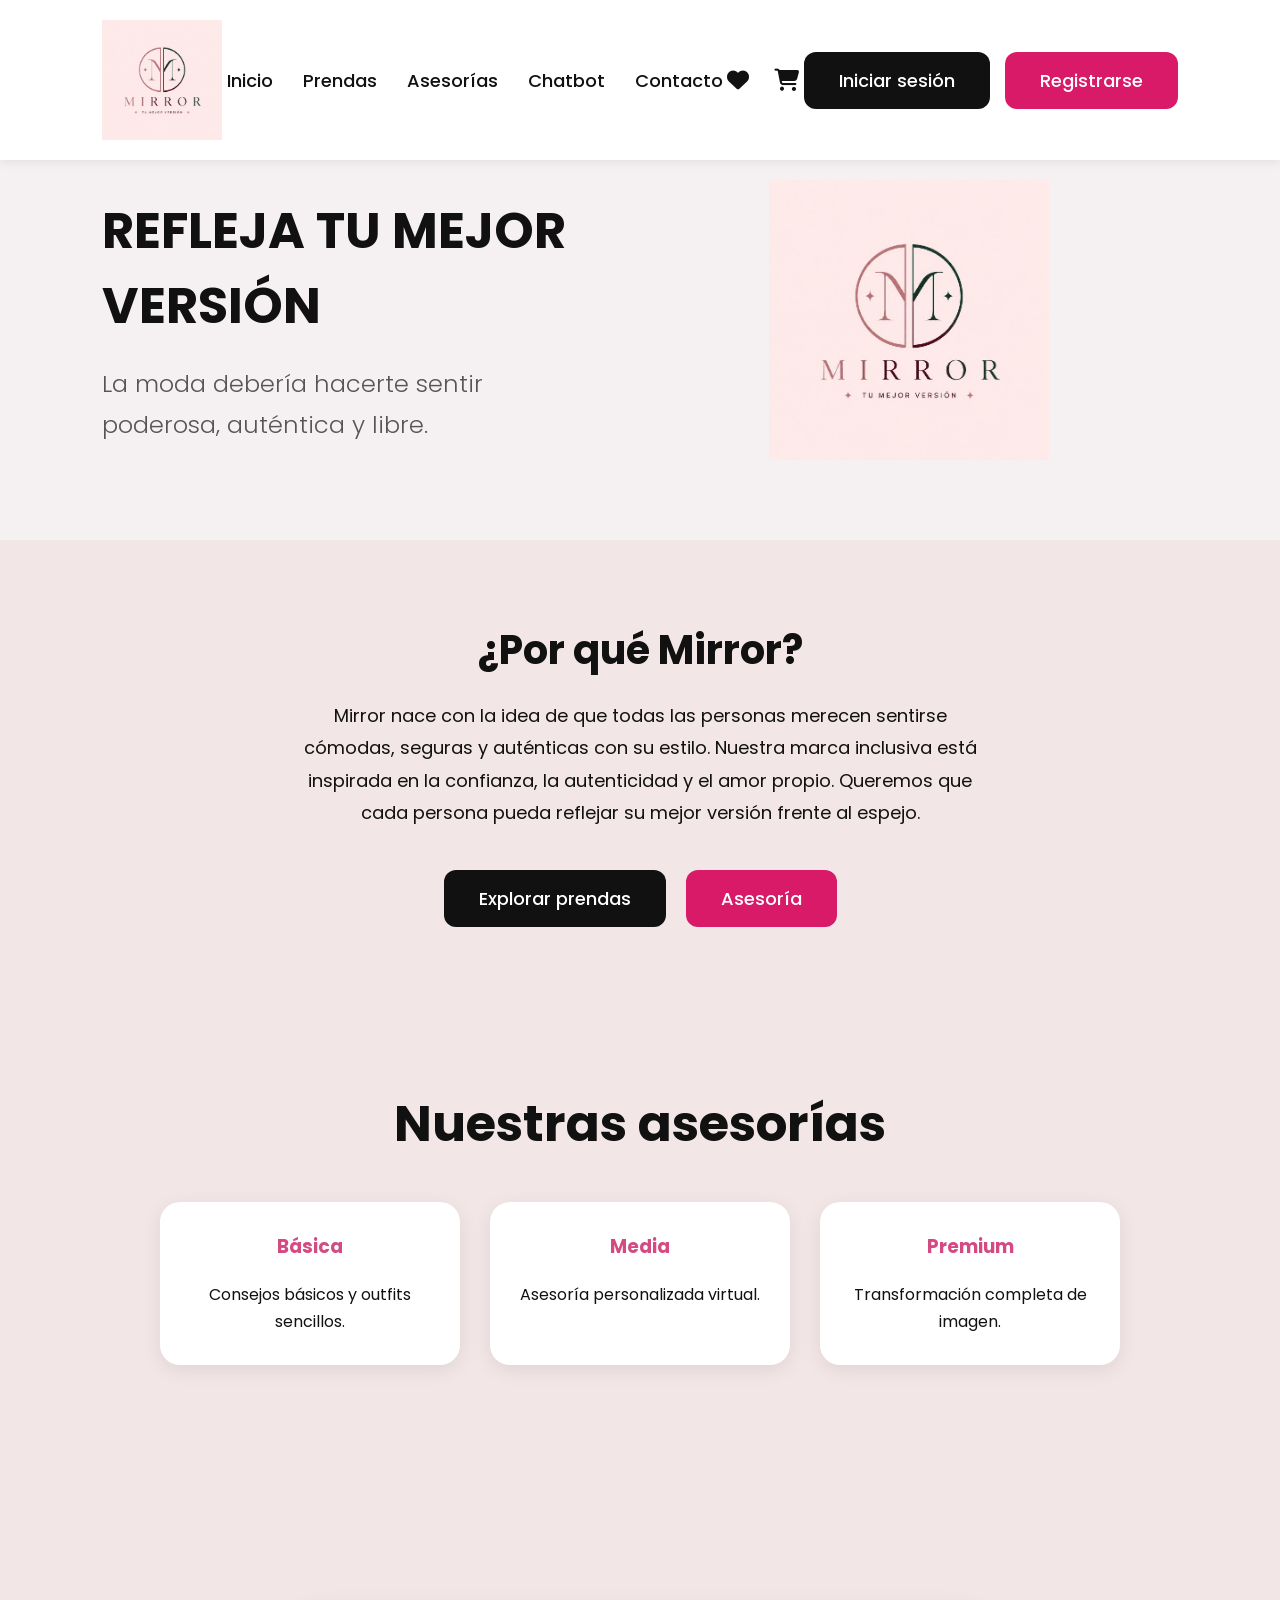
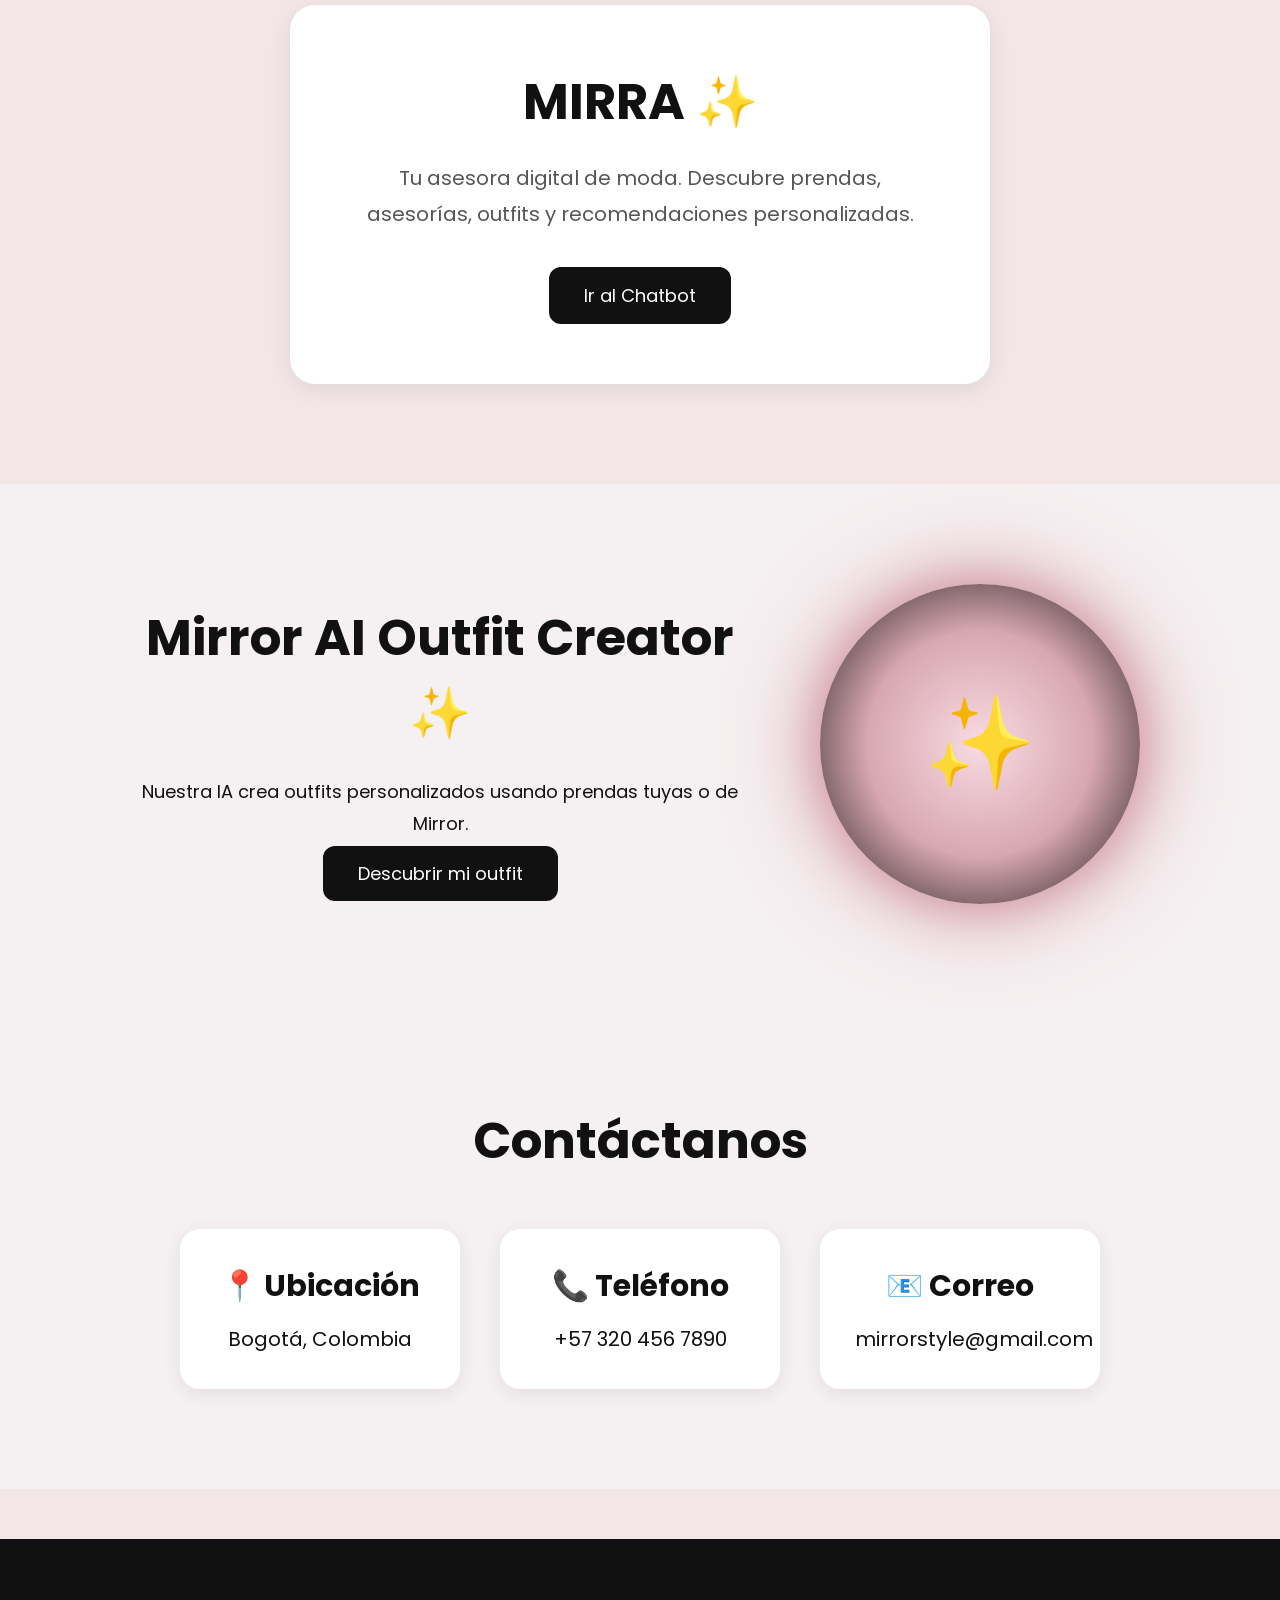
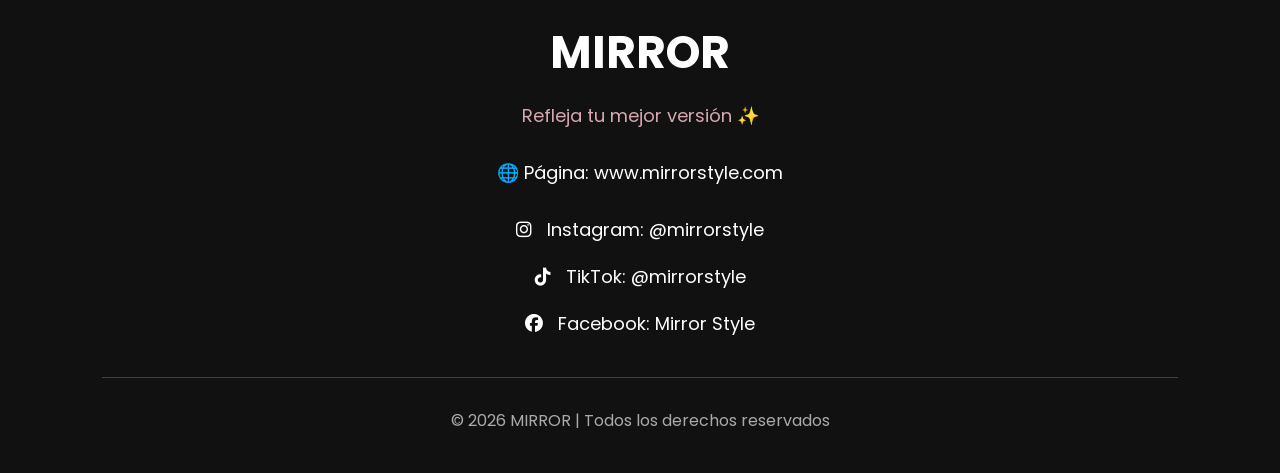
<file: index.html>
<!DOCTYPE html>
<html lang="es">

<head>

    <meta charset="UTF-8">
    <meta name="viewport" content="width=device-width, initial-scale=1.0">

    <title>Mirror</title>

    <!-- CSS -->
    <link rel="stylesheet" href="css/style.css">

    <!-- FUENTE -->
    <link href="https://fonts.googleapis.com/css2?family=Poppins:wght@300;400;500;600;700&display=swap" rel="stylesheet">

    <!-- ICONOS -->
    <link rel="stylesheet" href="https://cdnjs.cloudflare.com/ajax/libs/font-awesome/6.5.1/css/all.min.css">

</head>

<body>
    

    <!-- HEADER -->

    <header class="header">

        <div class="logo">

            <img src="img/logo.pnj.jpeg" alt="Mirror Logo">

        </div>

        <nav class="navbar">

            <a href="index.html">Inicio</a>
            <a href="catalogo.html">Prendas</a>
            <a href="#">Asesorías</a>
            <a href="chatbot.html" class="chat-btn">
    Chatbot
</a>
           <a href="#contacto">Contacto</a>

        </nav>

        <div class="header-icons">

            <i class="fa-solid fa-heart"></i>
            <i class="fa-solid fa-cart-shopping"></i>

        </div>

        <div class="buttons">

            <a href="login.html" class="btn-login">
                Iniciar sesión
            </a>

            <a href="register.html" class="btn-register">
                Registrarse
            </a>

        </div>

    </header>

    <!-- HERO -->

    <section class="hero">

        <div class="hero-text">

            <h1>
                REFLEJA TU MEJOR VERSIÓN
            </h1>
            <p>
    La moda debería hacerte sentir poderosa,
    auténtica y libre.
</p>

        </div>

        <div class="hero-logo">

            <img src="img/logo.pnj.jpeg" alt="Mirror Logo">

        </div>

    </section>

    <!-- ABOUT -->

<section class="about">

    <h2>¿Por qué Mirror?</h2>

    <p>
        Mirror nace con la idea de que todas las personas
        merecen sentirse cómodas, seguras y auténticas
        con su estilo.

        Nuestra marca inclusiva está inspirada en la confianza,
        la autenticidad y el amor propio.

        Queremos que cada persona pueda reflejar
        su mejor versión frente al espejo.
    </p>

    <div class="about-buttons">

        <a href="catalogo.html" class="main-btn">
            Explorar prendas
        </a>

        <a href="#asesoria" class="secondary-btn">
    Asesoría
</a>

    </div>

</section>

    <!-- SERVICIOS -->

    <section id="asesoria">

        <h2>Nuestras asesorías</h2>

        <div class="cards">

            <div class="card">

                <h3>Básica</h3>

                <p>
                    Consejos básicos y outfits sencillos.
                </p>

            </div>

            <div class="card">

                <h3>Media</h3>

                <p>
                    Asesoría personalizada virtual.
                </p>

            </div>

            <div class="card">

                <h3>Premium</h3>

                <p>
                    Transformación completa de imagen.
                </p>

            </div>

        </div>

    </section>

    <!-- MIRRA PREVIEW -->

<section class="chat-preview">

    <div class="chat-preview-box">

        <h2>MIRRA ✨</h2>

        <p>
            Tu asesora digital de moda.
            Descubre prendas, asesorías,
            outfits y recomendaciones personalizadas.
        </p>

        <a href="chatbot.html" class="mirra-btn">
            Ir al Chatbot
        </a>

    </div>

</section>
    <!-- IA -->

    <section class="ai-outfit">

        <div class="ai-text">

            <h2>Mirror AI Outfit Creator ✨</h2>

            <p>
                Nuestra IA crea outfits personalizados
                usando prendas tuyas o de Mirror.
            </p>

            <a href="outfit-ai.html" class="magic-btn">
    Descubrir mi outfit
</a>

        </div>

        <div class="magic-container">

            <div class="magic-ball">
                ✨
            </div>

        </div>

    </section>

    <!-- CONTACTO -->

    <section class="contact" id="contacto">

        <div class="contact-title">

            <h2>Contáctanos</h2>

        </div>

        <div class="contact-container">

            <div class="contact-card">

                <h3>📍 Ubicación</h3>

                <p>Bogotá, Colombia</p>

            </div>

            <div class="contact-card">

                <h3>📞 Teléfono</h3>

                <p>+57 320 456 7890</p>

            </div>

            <div class="contact-card">

                <h3>📧 Correo</h3>

                <p>mirrorstyle@gmail.com</p>

            </div>

        </div>

    </section>

    <!-- FOOTER -->

    <footer class="footer">

        <div class="footer-container">

            <h2>MIRROR</h2>

            <p class="footer-description">
                Refleja tu mejor versión ✨
            </p>

            <div class="footer-info">

                <p>
                    🌐 Página:
                    www.mirrorstyle.com
                </p>

            </div>

            <div class="footer-socials">

                <a href="#">
                    <i class="fa-brands fa-instagram"></i>
                    Instagram: @mirrorstyle
                </a>

                <a href="#">
                    <i class="fa-brands fa-tiktok"></i>
                    TikTok: @mirrorstyle
                </a>

                <a href="#">
                    <i class="fa-brands fa-facebook"></i>
                    Facebook: Mirror Style
                </a>

            </div>

            <div class="footer-line"></div>

            <p class="copyright">
                © 2026 MIRROR | Todos los derechos reservados
            </p>

        </div>

        <!-- MODAL DE PAGO -->

<div id="payment-modal" class="payment-modal">

    <div class="payment-box">

        <h2>Método de pago</h2>

        <p>Selecciona una opción:</p>

        <select>
            <option>Tarjeta crédito</option>
            <option>Tarjeta débito</option>
            <option>Nequi</option>
            <option>Transferencia</option>
        </select>

        <input 
        type="text" 
        id="card-number"
        placeholder="Ingresa número de tarjeta">

        <button onclick="finalizarCompra()">
            Finalizar compra
        </button>

        <span onclick="cerrarModal()" class="close-btn">
            Cerrar
        </span>

        <p class="notice">
            Cualquier reclamo o devolución,
            acercarse a nuestros puntos físicos.
        </p>

    </div>

</div>
    </footer>

</body>
</html>
</file>
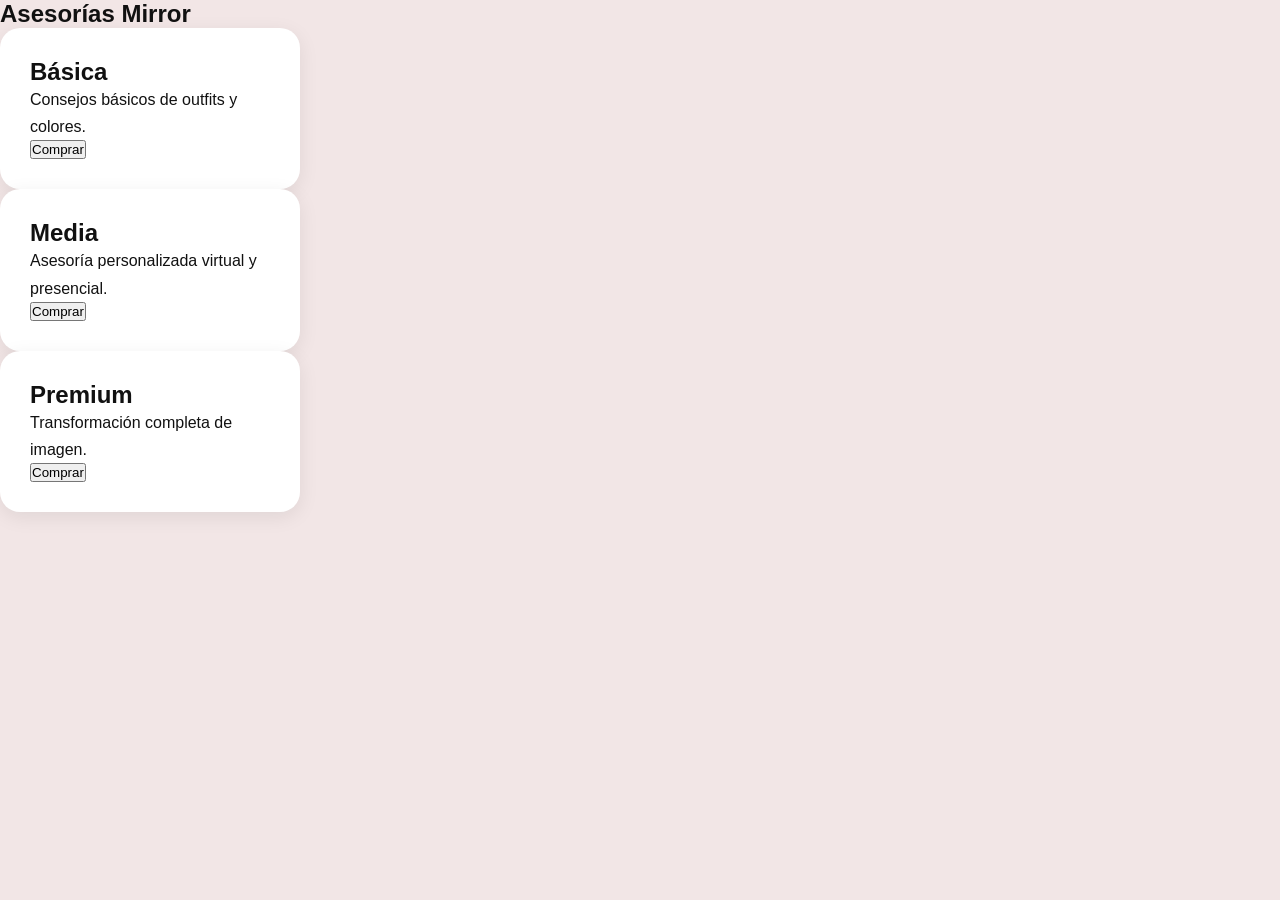
<file: asesoria.html>
<!DOCTYPE html>
<html lang="es">

<head>
    <meta charset="UTF-8">
    <title>Asesorías | Mirror</title>
    <link rel="stylesheet" href="css/style.css">
</head>

<body>

<section class="asesoria-page">

    <h1>Asesorías Mirror</h1>

    <div class="service-cards">

        <div class="card">
            <h2>Básica</h2>
            <p>Consejos básicos de outfits y colores.</p>
            <button>Comprar</button>
        </div>

        <div class="card">
            <h2>Media</h2>
            <p>Asesoría personalizada virtual y presencial.</p>
            <button>Comprar</button>
        </div>

        <div class="card">
            <h2>Premium</h2>
            <p>Transformación completa de imagen.</p>
            <button>Comprar</button>
        </div>

    </div>

</section>

</body>
</html>
</file>
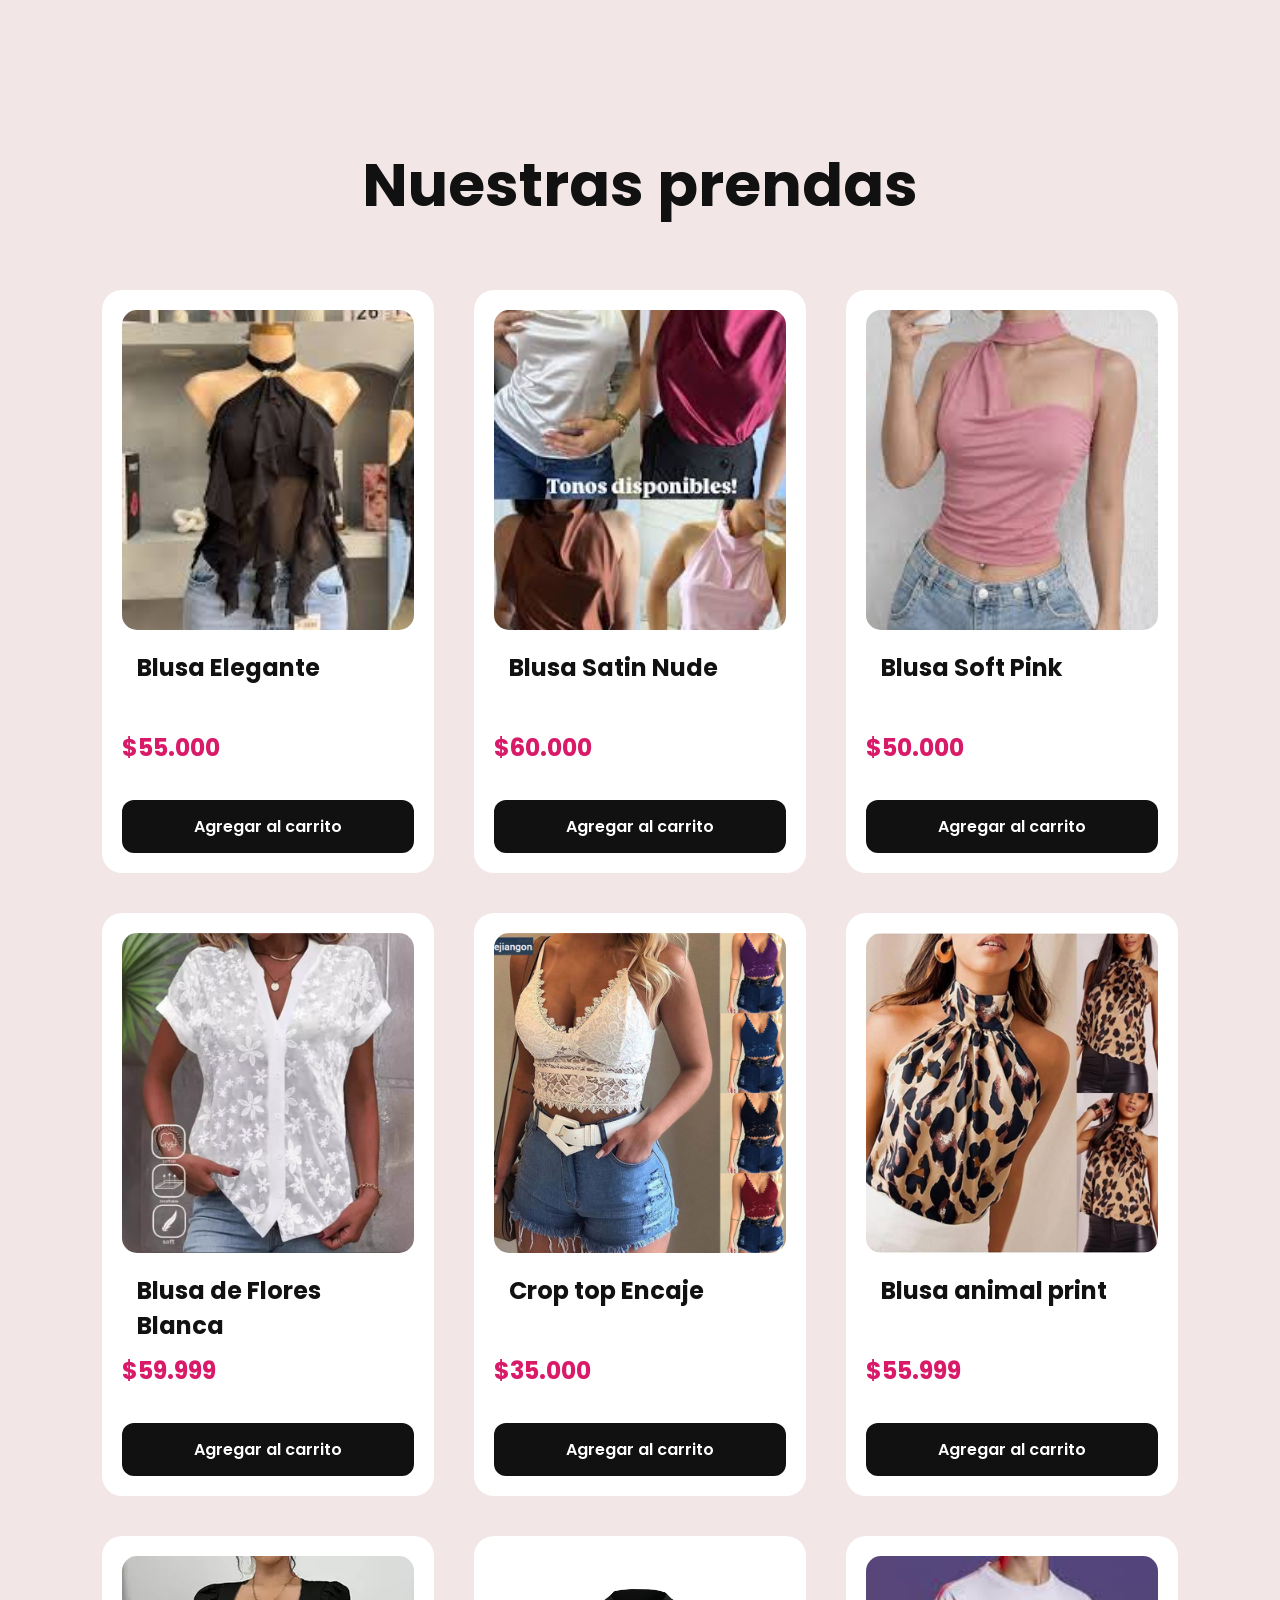
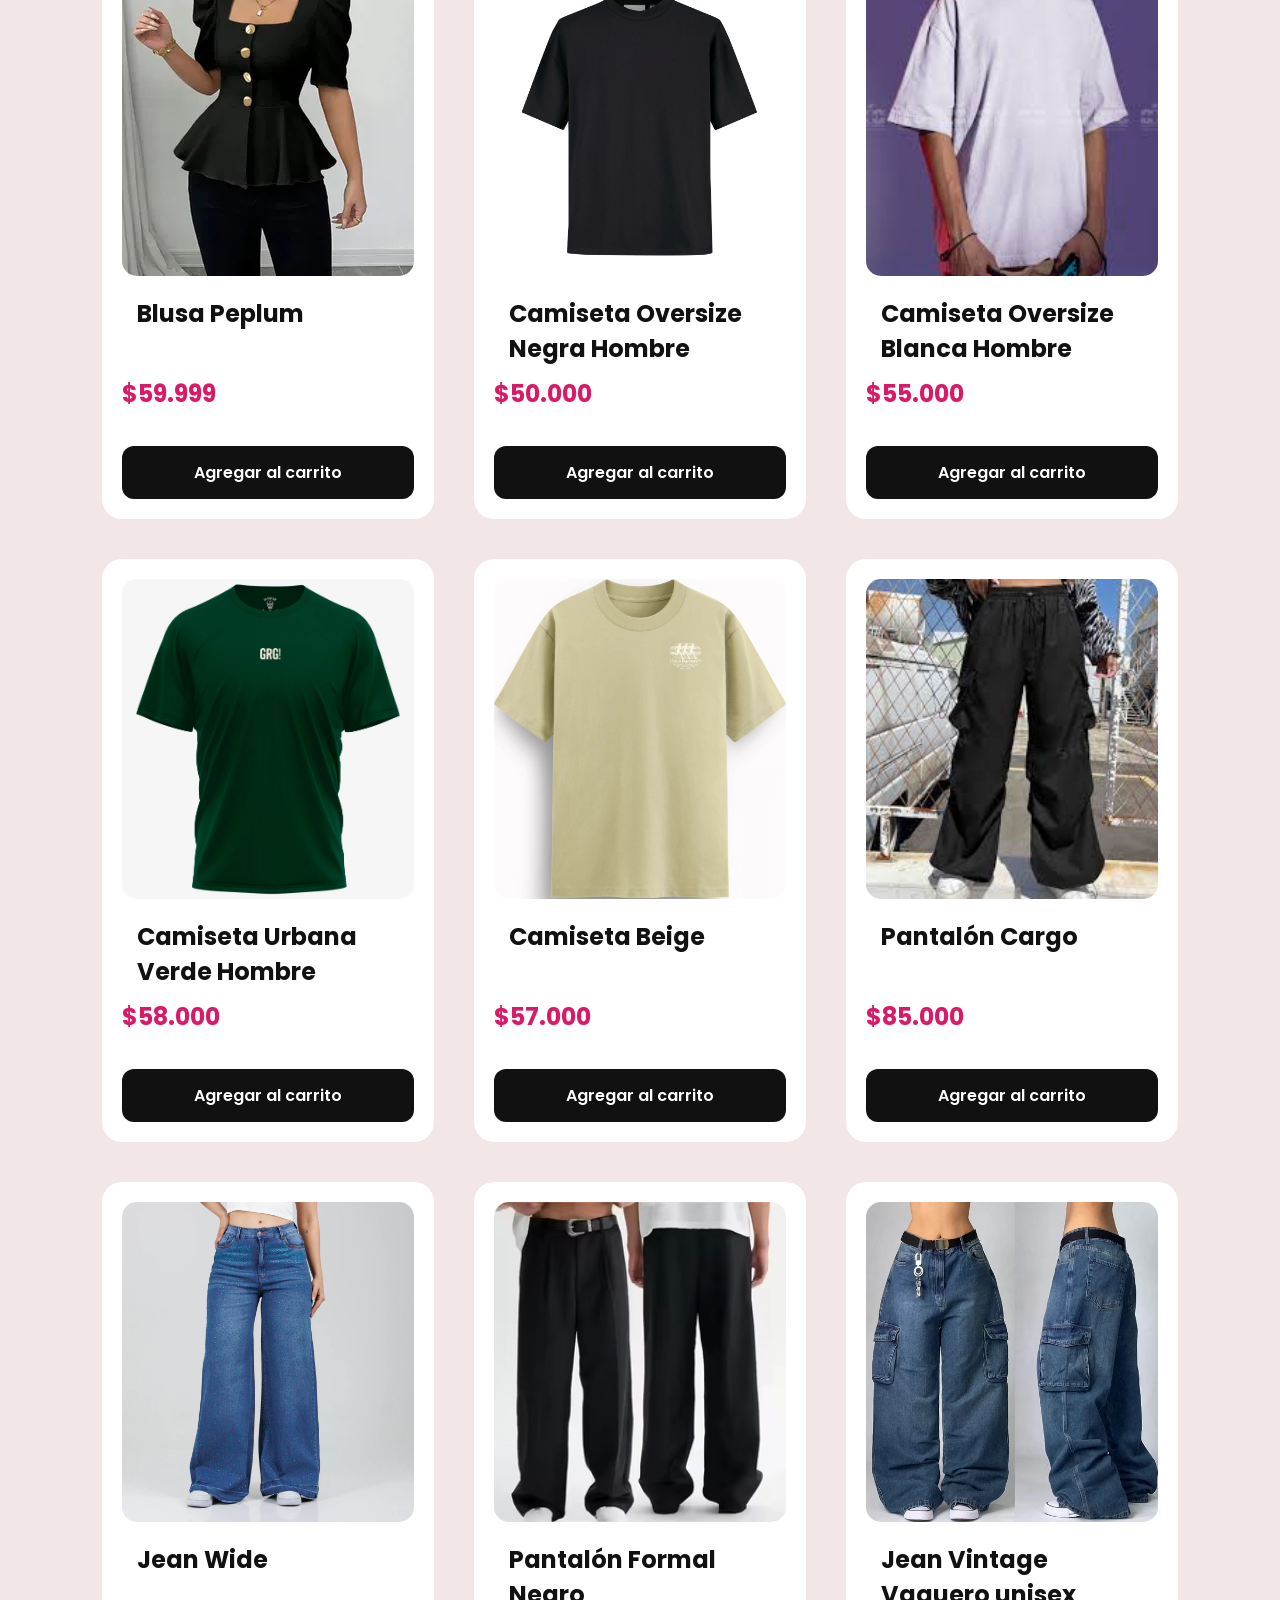
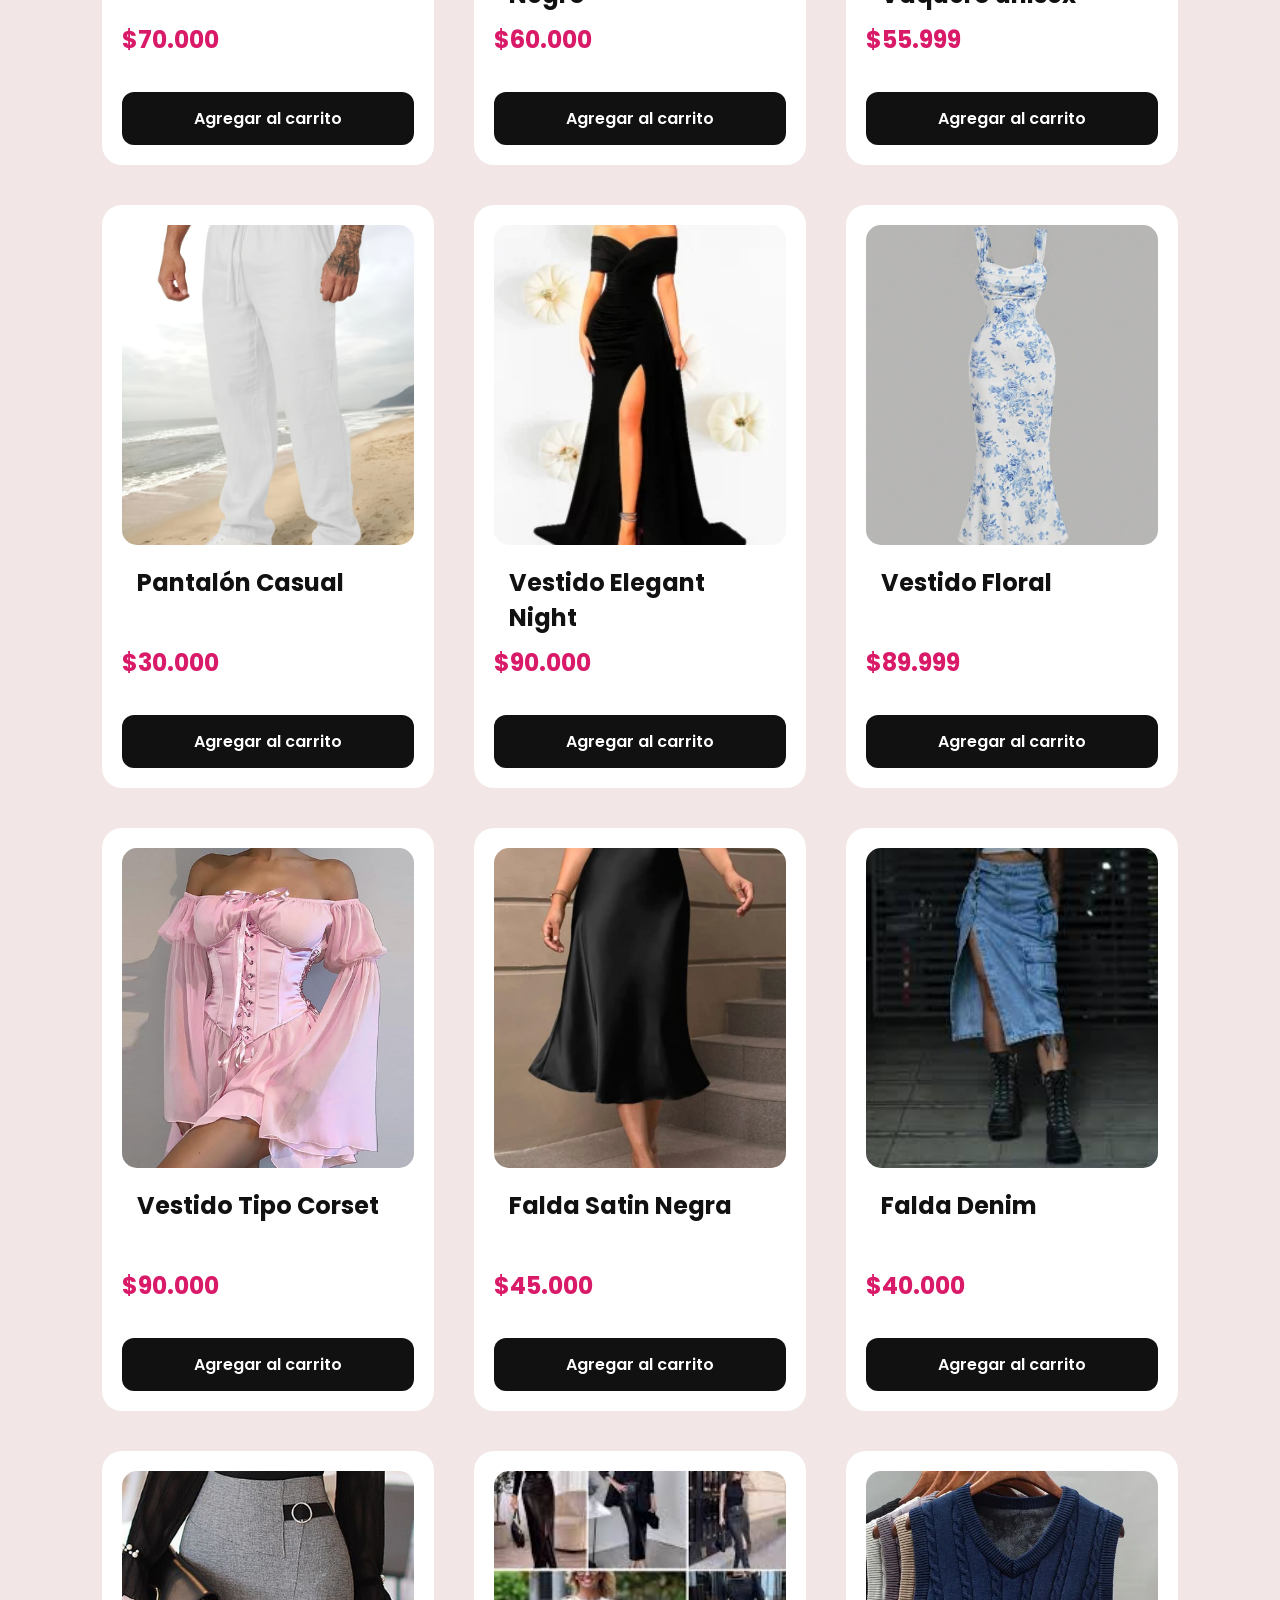
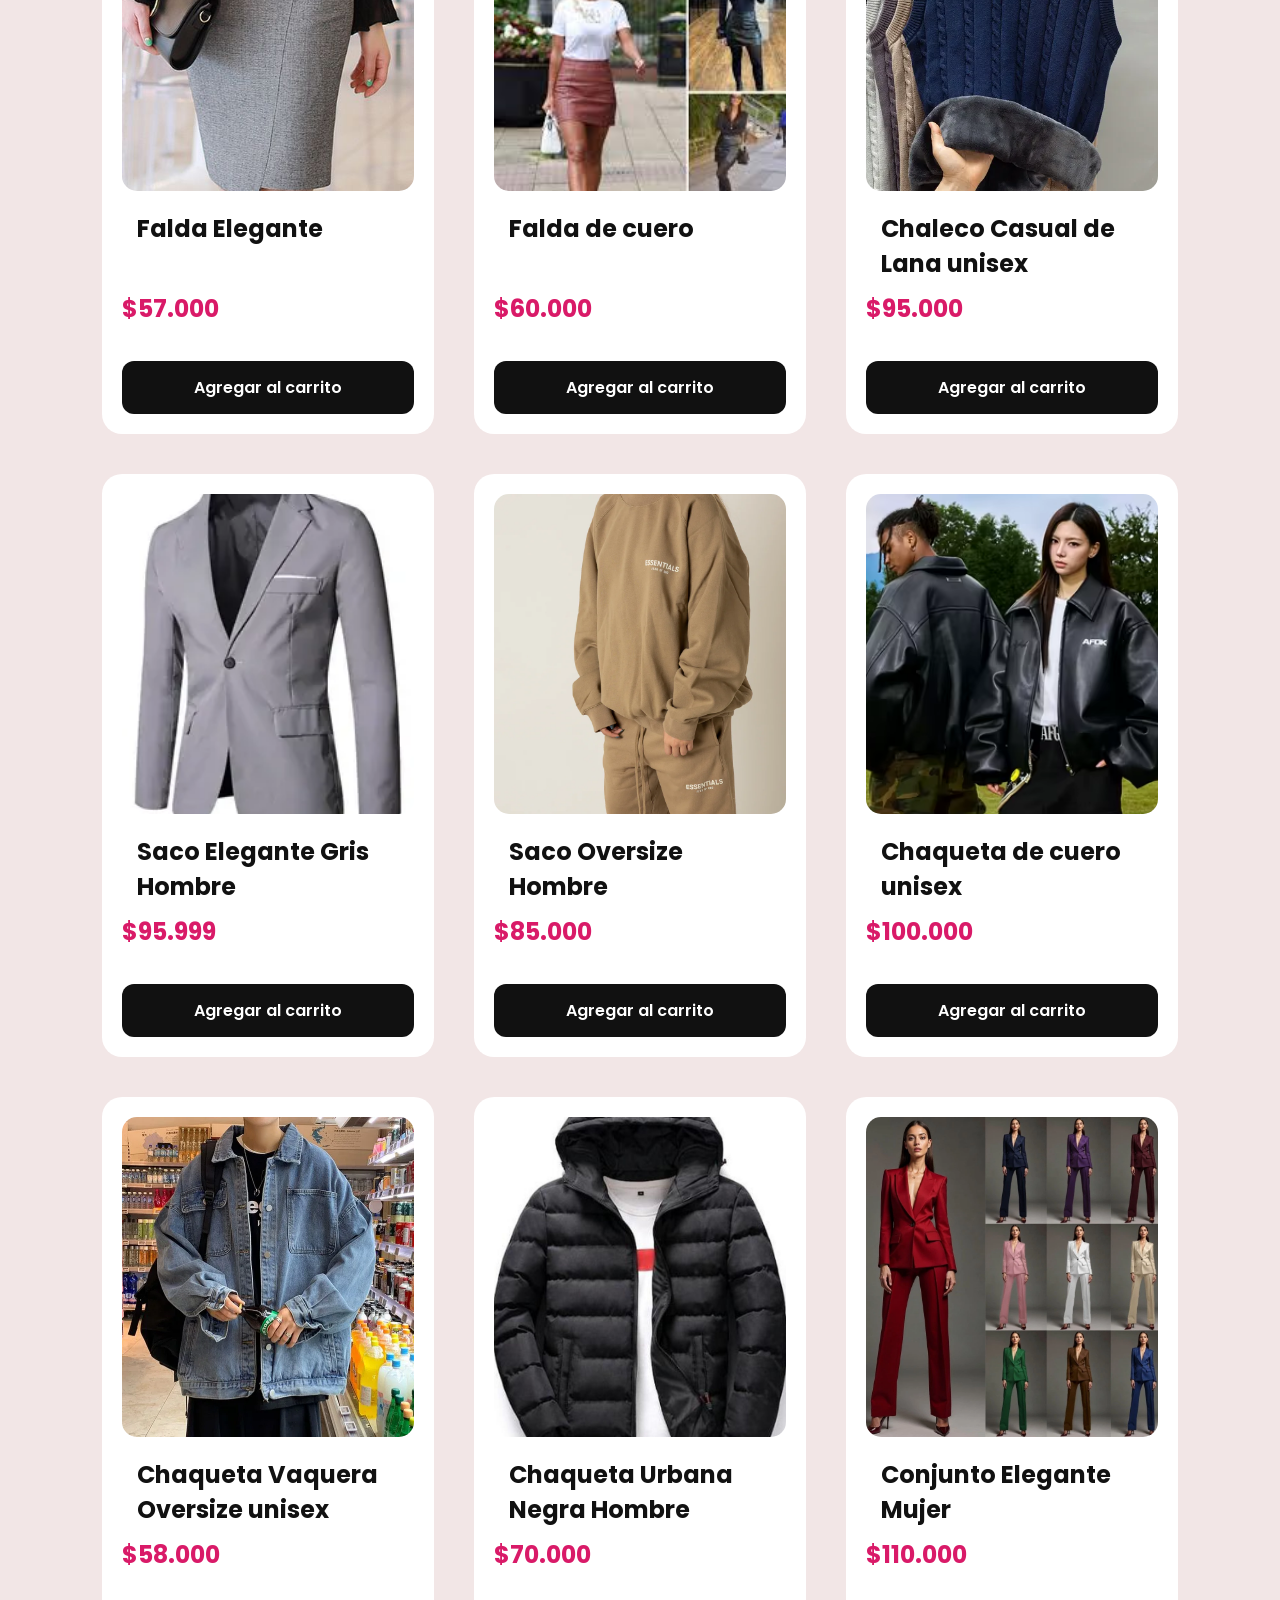
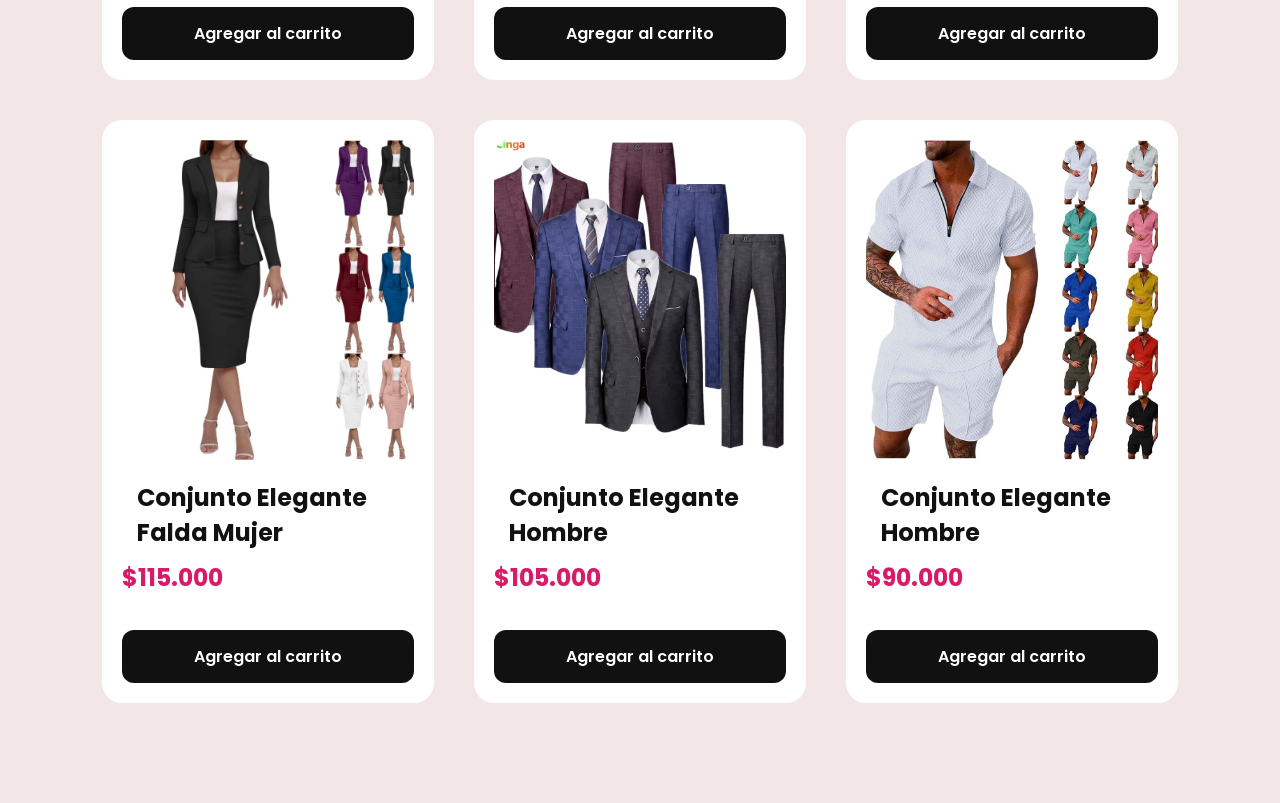
<file: catalogo.html>
<!DOCTYPE html>
<html lang="es">

<head>
    <meta charset="UTF-8">
    <meta name="viewport" content="width=device-width, initial-scale=1.0">
    <title>Catálogo Mirror</title>

    <link rel="stylesheet" href="css/style.css">

    <link href="https://fonts.googleapis.com/css2?family=Poppins:wght@300;400;500;600;700&display=swap" rel="stylesheet">
</head>

<body>

<section class="catalog-page">

    <h1>Nuestras prendas</h1>

    <div class="products">

        <!-- BLUSAS -->

        <div class="product-card">
            <img src="img/blusa-sin-mangas-negra.jpeg">
            <h3>Blusa Elegante</h3>
            <p>$55.000</p>
            <button onclick="comprar()">Agregar al carrito</button>
        </div>

        <div class="product-card">
            <img src="img/blusa-satin-nude.jpeg.jpeg">
            <h3>Blusa Satin Nude</h3>
            <p>$60.000</p>
            <button onclick="comprar()">Agregar al carrito</button>
        </div>

        <div class="product-card">
            <img src="img/blusa-soft-pink.jpeg">
            <h3>Blusa Soft Pink</h3>
            <p>$50.000</p>
            <button onclick="comprar()">Agregar al carrito</button>
        </div>

        <div class="product-card">
            <img src="img/blusa-floral-blanca.jpeg">
            <h3>Blusa de Flores Blanca</h3>
            <p>$59.999</p>
            <button onclick="comprar()">Agregar al carrito</button>
        </div>

        <div class="product-card">
            <img src="img/crop-top-encaje.jpeg">
            <h3>Crop top Encaje</h3>
            <p>$35.000</p>
            <button onclick="comprar()">Agregar al carrito</button>
        </div>

         <div class="product-card">
            <img src="img/blusa-animal-print.jpeg">
            <h3>Blusa animal print</h3>
            <p>$55.999</p>
            <button onclick="comprar()">Agregar al carrito</button>
        </div>

         <div class="product-card">
            <img src="img/blusa-peplum.webp">
            <h3>Blusa  Peplum</h3>
            <p>$59.999</p>
           <button onclick="comprar()">Agregar al carrito</button>
        </div>

        <!-- CAMISETAS -->

        <div class="product-card">
            <img src="img/camiseta-oversize-negra-hombre.jpeg">
            <h3>Camiseta Oversize Negra Hombre</h3>
            <p>$50.000</p>
            <button onclick="comprar()">Agregar al carrito</button>
        </div>

        <div class="product-card">
            <img src="img/camiseta-oversize-blanca-hombre.jpeg">
            <h3>Camiseta Oversize Blanca Hombre</h3>
            <p>$55.000</p>
            <button onclick="comprar()">Agregar al carrito</button>
        </div>

        <div class="product-card">
            <img src="img/camiseta-urbana-verde-hombre.jpeg">
            <h3>Camiseta Urbana Verde Hombre</h3>
            <p>$58.000</p>
            <button onclick="comprar()">Agregar al carrito</button>
        </div>


        <div class="product-card">
            <img src="img/camiseta-beige.jpeg">
            <h3>Camiseta Beige</h3>
            <p>$57.000</p>
            <button onclick="comprar()">Agregar al carrito</button>
        </div>

        <!-- PANTALONES -->

        <div class="product-card">
            <img src="img/pantalón-cargo.jpeg">
            <h3>Pantalón Cargo</h3>
            <p>$85.000</p>
           <button onclick="comprar()">Agregar al carrito</button>
        </div>

        <div class="product-card">
            <img src="img/jean-wide-leg.webp">
            <h3>Jean Wide</h3>
            <p>$70.000</p>
            <button onclick="comprar()">Agregar al carrito</button>
        </div>

        <div class="product-card">
            <img src="img/pantalón-formal-black.avif">
            <h3>Pantalón Formal Negro</h3>
            <p>$60.000</p>
            <button onclick="comprar()">Agregar al carrito</button>
        </div>

        <div class="product-card">
            <img src="img/jean-vintage-unisex.jpeg">
            <h3>Jean Vintage Vaquero unisex</h3>
            <p>$55.999</p>
           <button onclick="comprar()">Agregar al carrito</button>
        </div>

        <div class="product-card">
            <img src="img/pantalon-casual.jpeg">
            <h3>Pantalón Casual</h3>
            <p>$30.000</p>
           <button onclick="comprar()">Agregar al carrito</button>
        </div>

        <!-- VESTIDOS -->

        <div class="product-card">
            <img src="img/vestido-elegant-night.jpeg">
            <h3>Vestido Elegant Night</h3>
            <p>$90.000</p>
            <button onclick="comprar()">Agregar al carrito</button>
        </div>

        <div class="product-card">
            <img src="img/vestido-floral.jpeg">
            <h3>Vestido Floral</h3>
            <p>$89.999</p>
            <button onclick="comprar()">Agregar al carrito</button>
        </div>

        <div class="product-card">
            <img src="img/vestido-tipo-corset.jpeg">
            <h3>Vestido Tipo Corset</h3>
            <p>$90.000</p>
            <button onclick="comprar()">Agregar al carrito</button>
        </div>

        <!-- FALDAS -->

        <div class="product-card">
            <img src="img/falda-satin-negra.jpeg">
            <h3>Falda Satin Negra</h3>
            <p>$45.000</p>
            <button onclick="comprar()">Agregar al carrito</button>
        </div>

        <div class="product-card">
            <img src="img/falda-denim.jpg">
            <h3>Falda Denim</h3>
            <p>$40.000</p>
            <button onclick="comprar()">Agregar al carrito</button>
        </div>
        
           <div class="product-card">
            <img src="img/falda-elegante.jpeg">
            <h3>Falda Elegante</h3>
            <p>$57.000</p>
           <button onclick="comprar()">Agregar al carrito</button>
        </div>

           <div class="product-card">
            <img src="img/falda-de-cuero.jpeg">
            <h3>Falda de cuero</h3>
            <p>$60.000</p>
            <button onclick="comprar()">Agregar al carrito</button>
        </div>

        <!-- SACOS -->

        <div class="product-card">
            <img src="img/chaleco-casual-de-lana-unisex.jpeg">
            <h3>Chaleco Casual de Lana unisex</h3>
            <p>$95.000</p>
           <button onclick="comprar()">Agregar al carrito</button>
        </div>

        <div class="product-card">
            <img src="img/saco-elegante-gris-hombre.jpeg">
            <h3>Saco Elegante Gris Hombre</h3>
            <p>$95.999</p>
           <button onclick="comprar()">Agregar al carrito</button>
        </div>

        <div class="product-card">
            <img src="img/saco-oversize-hombre.jpeg">
            <h3>Saco Oversize Hombre</h3>
            <p>$85.000</p>
            <button onclick="comprar()">Agregar al carrito</button>
        </div>

        <!-- CHAQUETAS -->

        <div class="product-card">
            <img src="img/chaqueta-de-cuero-unisex.jpeg">
            <h3>Chaqueta de cuero unisex</h3>
            <p>$100.000</p>
            <button onclick="comprar()">Agregar al carrito</button>
        </div>

        <div class="product-card">
            <img src="img/chaqueta-vaquera-oversize-unisex.jpeg">
            <h3>Chaqueta Vaquera Oversize unisex </h3>
            <p>$58.000</p>
            <button onclick="comprar()">Agregar al carrito</button>
        </div>

        <div class="product-card">
            <img src="img/chaqueta-urbana-negra-hombre.jpeg">
            <h3>Chaqueta Urbana Negra Hombre</h3>
            <p>$70.000</p>
            <button onclick="comprar()">Agregar al carrito</button>
        </div>


 <!-- Conjuntos elegantes -->
 <div class="product-card">
            <img src="img/conjunto-elegante-mujer.jpeg">
            <h3>Conjunto Elegante Mujer </h3>
            <p>$110.000</p>
            <button onclick="comprar()">Agregar al carrito</button>
        </div>

    
 <div class="product-card">
            <img src="img/conjunto-elegante-mujer-falda.jpeg">
            <h3>Conjunto Elegante Falda Mujer</h3>
            <p>$115.000</p>
            <button onclick="comprar()">Agregar al carrito</button>
        </div>

 <div class="product-card">
            <img src="img/conjunto-elegante-hombre.jpeg">
            <h3>Conjunto Elegante  Hombre</h3>
            <p>$105.000</p>
           <button onclick="comprar()">Agregar al carrito</button>
        </div>

    
 <div class="product-card">
    <img src="img/conjunto-elegante-hombre-2.jpeg">
    <h3>Conjunto Elegante Hombre</h3>
    <p>$90.000</p>
    <button onclick="comprar()">Agregar al carrito</button>
</div>

<script>

function comprar(){

    document.getElementById("payment-modal").style.display = "flex";

}

function finalizarCompra(){

    let numero = document.getElementById("card-number").value;

    if(numero.trim() === ""){
        alert("Por favor ingresa un número 💳");
        return;
    }

    alert("✨ Pago exitoso ✨");

    document.getElementById("payment-modal").style.display = "none";

}

function cerrarModal(){

    document.getElementById("payment-modal").style.display = "none";

}

</script>
<!-- MODAL DE PAGO -->

<div id="payment-modal" class="payment-modal">

    <div class="payment-box">

        <h2>Método de pago</h2>

        <p>Selecciona una opción:</p>

        <select>
            <option>Tarjeta crédito</option>
            <option>Tarjeta débito</option>
            <option>Nequi</option>
            <option>Transferencia</option>
        </select>

        <input 
        type="text" 
        id="card-number"
        placeholder="Ingresa número de tarjeta">

        <button onclick="finalizarCompra()">
            Finalizar compra
        </button>

        <span onclick="cerrarModal()" class="close-btn">
            Cerrar
        </span>

        <p class="notice">
            Cualquier reclamo o devolución,
            acercarse a nuestros puntos físicos.
        </p>

    </div>

</div>

</body>
</html>
</file>
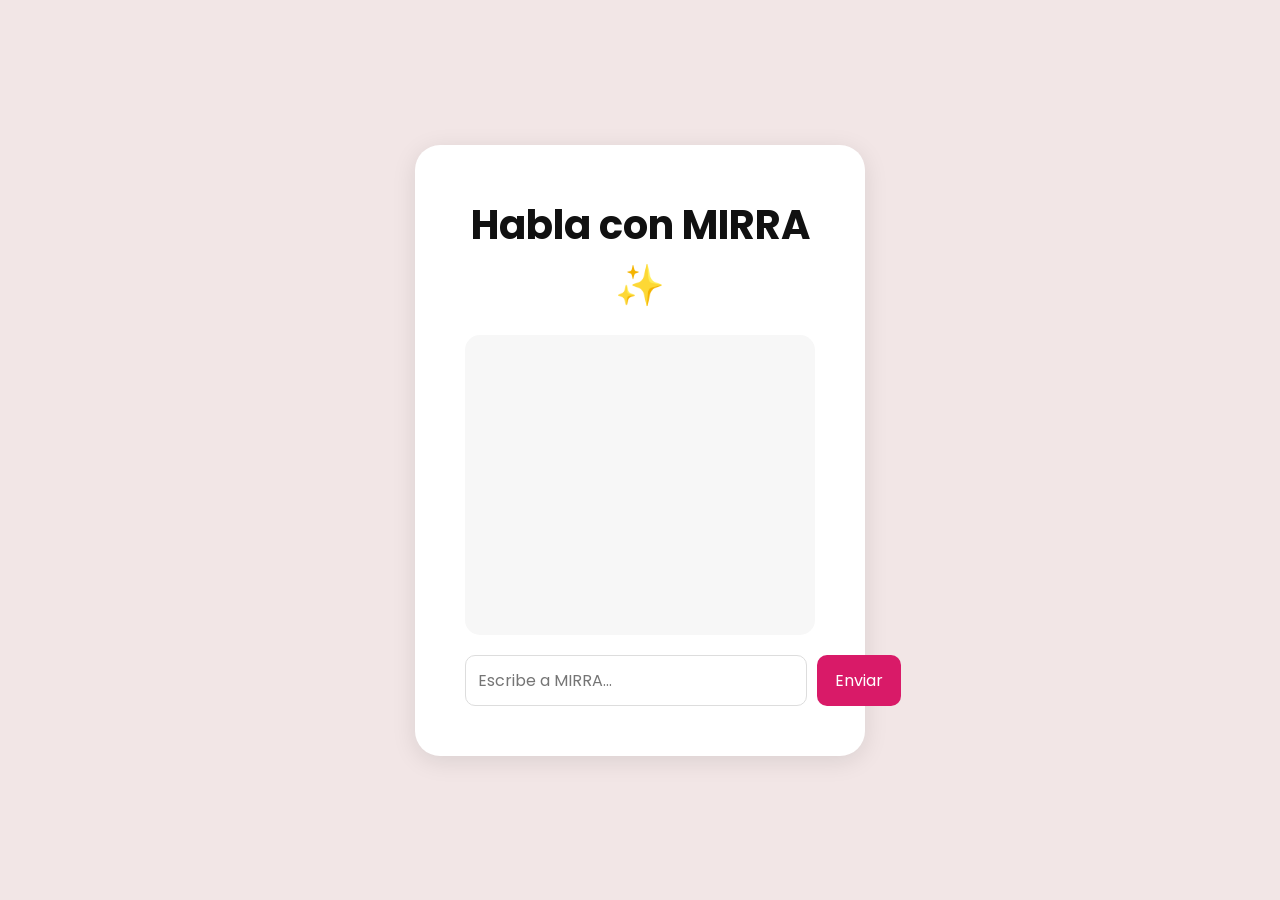
<file: chatbot.html>
<!DOCTYPE html>
<html lang="es">
<head>

    <meta charset="UTF-8">
    <meta name="viewport" content="width=device-width, initial-scale=1.0">

    <title>MIRRA Chatbot</title>

    <link rel="stylesheet" href="css/style.css">

    <link href="https://fonts.googleapis.com/css2?family=Poppins:wght@300;400;500;600;700&display=swap" rel="stylesheet">

</head>

<body>

<section class="login">

    <div class="login-box">

        <h2>Habla con MIRRA ✨</h2>

        <div id="chatBox" class="chat-box"></div>

        <div class="chat-input">

            <input type="text" id="userInput" placeholder="Escribe a MIRRA...">

            <button onclick="sendMessage()">
                Enviar
            </button>

        </div>

    </div>

</section>

<script>

function sendMessage(){

    let input = document.getElementById("userInput");
    let chatBox = document.getElementById("chatBox");

    let text = input.value.trim().toLowerCase();

    if(text === "") return;

    // MENSAJE USUARIO

    chatBox.innerHTML += `
        <div class="msg user">
            ${input.value}
        </div>
    `;

    let response = "";

    // SALUDO

    if(
        text.includes("hola") ||
        text.includes("holi") ||
        text.includes("buenas")
    ){
        response = "✨ ¡Hola! Soy MIRRA, tu asesora digital de moda. ¿Quieres ver prendas, asesorías o crear outfits?";
    }

    // PRENDAS

    else if(
        text.includes("prendas") ||
        text.includes("ropa") ||
        text.includes("catálogo") ||
        text.includes("catalogo")
    ){
        response = "👗 En Mirror puedes encontrar prendas modernas, outfits personalizados y recomendaciones de estilo. Puedes explorarlas desde la sección 'Prendas' en el menú principal.";
    }

    // ASESORÍAS

    else if(
        text.includes("asesoría") ||
        text.includes("asesorias") ||
        text.includes("asesorías")
    ){
        response = "💖 Tenemos 3 tipos de asesoría: Básica, Media y Premium. La sección está en la página principal.";
    }

    // UBICACIÓN ASESORÍA

    else if(
        text.includes("dónde está asesoría") ||
        text.includes("donde esta asesoria") ||
        text.includes("sección de asesoría")
    ){
        response = "✨ La sección de asesorías está en la página principal, debajo de '¿Por qué Mirror?'.";
    }

    // LOGIN

    else if(
        text.includes("iniciar sesión") ||
        text.includes("login") ||
        text.includes("registrarse")
    ){
        response = "🔐 Puedes iniciar sesión o registrarte desde los botones superiores de la página.";
    }

    // CONTACTO

    else if(
        text.includes("contacto") ||
        text.includes("correo") ||
        text.includes("teléfono")
    ){
        response = "📩 Puedes encontrarnos en la sección Contacto. También puedes escribirnos a mirrorstyle@gmail.com";
    }

    // IA

    else if(
        text.includes("ia") ||
        text.includes("outfit") ||
        text.includes("crear outfit")
    ){
        response = "✨ Nuestra IA puede ayudarte a crear outfits personalizados usando prendas Mirror.";
    }

    // PREMIUM

    else if(
        text.includes("premium")
    ){
        response = "👑 La asesoría Premium incluye transformación completa de imagen.";
    }

    // BÁSICA

    else if(
        text.includes("básica") ||
        text.includes("basica")
    ){
        response = "🌸 La asesoría Básica incluye consejos simples y outfits sencillos.";
    }

    // MEDIA

    else if(
        text.includes("media")
    ){
        response = "💻 La asesoría Media incluye atención personalizada virtual.";
    }

    // UBICACIÓN

    else if(
        text.includes("ubicación") ||
        text.includes("ubicacion")
    ){
        response = "📍 Mirror está ubicado en Bogotá, Colombia.";
    }

    // DESPEDIDA

    else if(
        text.includes("gracias")
    ){
        response = "🤍 ¡Siempre es un placer ayudarte!";
    }

    // INICIAR SESIÓN

else if(
    text.includes("cómo iniciar sesión") ||
    text.includes("como iniciar sesion") ||
    text.includes("cómo puedo iniciar sesión")
){
    response = "🔐 Dirígete al menú principal y presiona 'Iniciar sesión'. Luego coloca tu correo y contraseña.";
}

// REGISTRARSE

else if(
    text.includes("cómo registrarme") ||
    text.includes("como registrarme") ||
    text.includes("registrarse")
){
    response = "✨ Ve al menú principal y presiona 'Registrarse'. Luego completa tu correo, contraseña y los datos solicitados.";
}

// PERSONALIZAR OUTFIT

else if(
    text.includes("personalizar mi outfit") ||
    text.includes("puedo personalizar") ||
    text.includes("personalizar outfit")
){
    response = "👗 ¡Sí! Puedes personalizar tu outfit con MIRROR AI Outfit Creator.";
}

// DÓNDE PERSONALIZAR

else if(
    text.includes("dónde personalizar") ||
    text.includes("donde personalizar") ||
    text.includes("dónde está outfit creator") ||
    text.includes("outfit creator")
){
    response = "✨ Puedes encontrar MIRROR AI Outfit Creator en la página principal.";
}
    // DEFAULT

    else{
        response = "✨ Lo siento, aún estoy aprendiendo. Puedes preguntarme sobre prendas, asesorías, outfits, contacto o Mirror AI.";
    }

    // RESPUESTA MIRRA

    setTimeout(() => {

        chatBox.innerHTML += `
            <div class="msg bot">
                ${response}
            </div>
        `;

        chatBox.scrollTop = chatBox.scrollHeight;

    }, 400);

    input.value = "";

}

// ENTER PARA ENVIAR

document.addEventListener("DOMContentLoaded", () => {

    const input = document.getElementById("userInput");

    input.addEventListener("keypress", function(event){

        if(event.key === "Enter"){
            sendMessage();
        }

    });

});

</script>
</file>
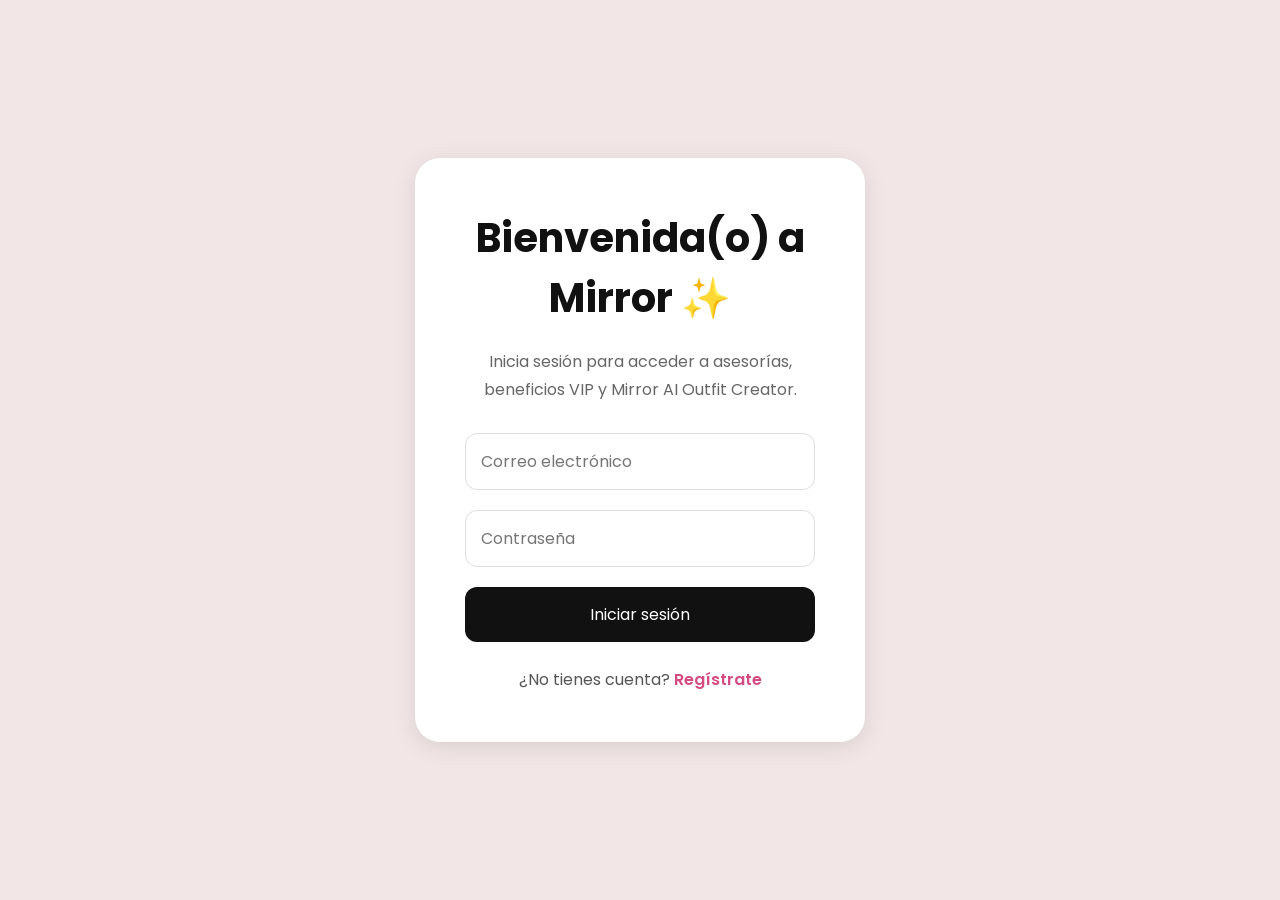
<file: login.html>
<!DOCTYPE html>
<html lang="es">

<head>

    <meta charset="UTF-8">
    <meta name="viewport" content="width=device-width, initial-scale=1.0">

    <title>Iniciar sesión | Mirror</title>

    <link rel="stylesheet" href="css/style.css">

    <!-- FUENTE -->
    <link href="https://fonts.googleapis.com/css2?family=Poppins:wght@300;400;500;600;700&display=swap" rel="stylesheet">

</head>

<body>

    <!-- LOGIN -->

    <section class="login">

        <div class="login-box">

            <h2>Bienvenida(o) a Mirror ✨</h2>

            <p>
                Inicia sesión para acceder a asesorías,
                beneficios VIP y Mirror AI Outfit Creator.
            </p>

            <form action="index.html">

                <input type="email" placeholder="Correo electrónico">

                <input type="password" placeholder="Contraseña">

                <button type="submit">
    Iniciar sesión
</button>

            </form>

            <span>
                ¿No tienes cuenta?
                <a href="register.html">
                    Regístrate
                </a>
            </span>

        </div>

    </section>

</body>

</html>

</section>

</body>
</html>
</file>
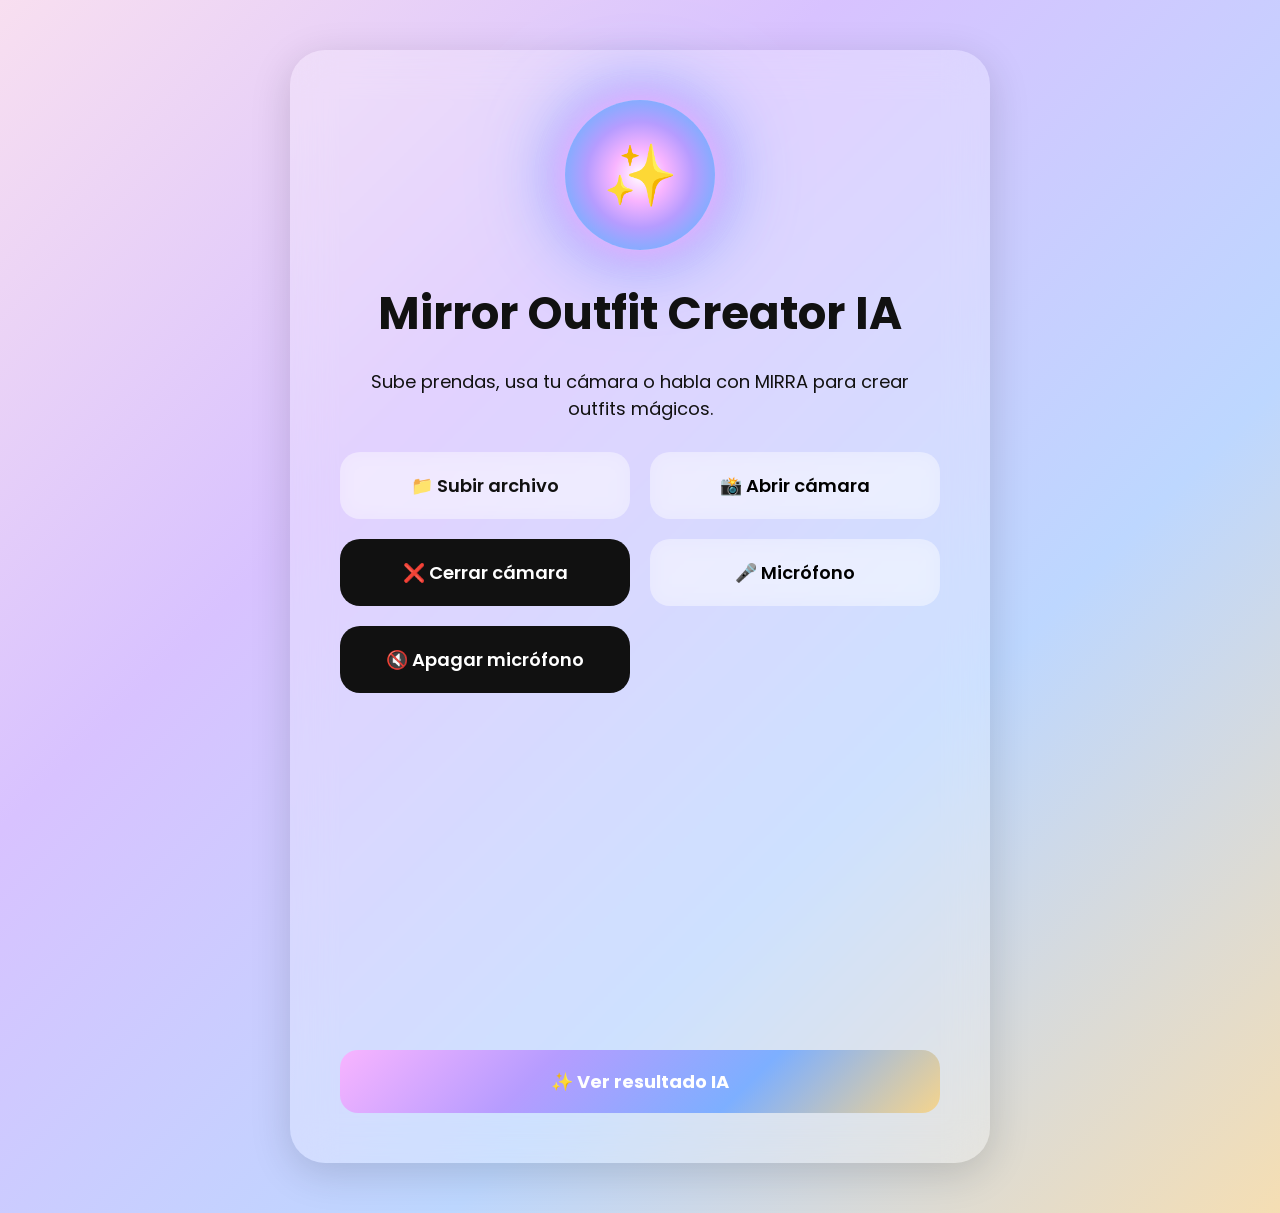
<file: outfit-ai.html>
<!DOCTYPE html>
<html lang="es">

<head>

<meta charset="UTF-8">
<meta name="viewport" content="width=device-width, initial-scale=1.0">

<title>Mirror AI Outfit</title>

<link rel="stylesheet" href="css/style.css">

<link href="https://fonts.googleapis.com/css2?family=Poppins:wght@300;400;500;600;700&display=swap" rel="stylesheet">

</head>

<body class="ai-page">

<section class="ai-generator">

    <div class="magic-orb">
        ✨
    </div>

    <h1>Mirror Outfit Creator IA</h1>

    <p>
        Sube prendas, usa tu cámara o habla con MIRRA
        para crear outfits mágicos.
    </p>

    <!-- SUBIR IMAGEN -->
<div class="tools-container">

    <!-- SUBIR ARCHIVO -->

    <label for="upload" class="tool-box">
        📁 Subir archivo
        <input type="file" id="upload" accept="image/*" hidden>
    </label>

    <!-- CÁMARA -->

    <button onclick="abrirCamara()" class="tool-box">
        📸 Abrir cámara
    </button>

    <!-- CERRAR CÁMARA -->

    <button onclick="cerrarCamara()" class="tool-box close-tool">
        ❌ Cerrar cámara
    </button>

    <!-- MICRÓFONO -->

    <button onclick="usarMicrofono()" class="tool-box">
        🎤 Micrófono
    </button>

    <!-- CERRAR MICRO -->

    <button onclick="cerrarMicrofono()" class="tool-box close-tool">
        🔇 Apagar micrófono
    </button>

</div>

<video id="video" autoplay></video>

<div id="speech-result"></div>

    <button onclick="mostrarResultado()" class="result-btn">
    ✨ Ver resultado IA
</button>

<div id="loading" class="loading-animation">

    ✨ ⭐ Analizando combinación ⭐ ✨

</div>

<div id="resultado-ia" class="resultado-ia">

    <h2>Resultado IA ✨</h2>

    <p id="mensaje"></p>

</div>

<script>

console.log("Mirror funcionando correctamente ✨");

const upload = document.getElementById("upload");

let mensajeIA = "";
let recognition = null;
let currentStream = null;


// ANALIZAR IMAGEN

upload.addEventListener("change", function(){

    const fileName =
    upload.files[0].name.toLowerCase();

    document.getElementById("loading").style.display =
    "flex";

    document.getElementById("resultado-ia").style.display =
    "none";

    setTimeout(()=>{

        if(fileName.includes("negro")){

            mensajeIA =
            "✨ Sí combina perfectamente. El negro combina con todos los colores.";

        }

        else if(
        fileName.includes("rojo") ||
        fileName.includes("azul")){

            mensajeIA =
            "❤️💙 Rojo y azul crean un outfit moderno y elegante.";

        }

        else if(fileName.includes("rosado")){

            mensajeIA =
            "🌸 El rosado combina hermoso con amarillo y blanco.";

        }

        else if(fileName.includes("verde")){

            mensajeIA =
            "💚 El verde combina perfecto con azul, negro y blanco.";

        }

        else{

            mensajeIA =
            "✨ MIRRA recomienda accesorios dorados para este outfit.";

        }

        document.getElementById("loading").style.display =
        "none";

        document.getElementById("resultado-ia").style.display =
        "block";

        document.getElementById("mensaje").innerText =
        mensajeIA;

    }, 3000);

});


// RESULTADO

function mostrarResultado(){

    if(mensajeIA === ""){

        alert("✨ Primero sube una prenda.");

        return;

    }

    document.getElementById("resultado-ia").style.display =
    "block";

}


// ABRIR CÁMARA

async function abrirCamara(){

    try{

        currentStream =
        await navigator.mediaDevices.getUserMedia({
            video:true
        });

        document.getElementById("video").srcObject =
        currentStream;

    }

    catch(error){

        alert("No se pudo abrir la cámara 😭");

    }

}


// CERRAR CÁMARA

function cerrarCamara(){

    if(currentStream){

        currentStream.getTracks().forEach(track => {

            track.stop();

        });

        document.getElementById("video").srcObject =
        null;

    }

}


// MICRÓFONO

function usarMicrofono(){

    recognition =
    new(
    window.SpeechRecognition ||
    window.webkitSpeechRecognition
    )();

    recognition.lang = "es-ES";

    recognition.start();

    recognition.onresult = function(event){

        const texto =
        event.results[0][0].transcript;

        document.getElementById("speech-result")
        .innerHTML =
        "🎤 " + texto;

    }

}


// APAGAR MICRO

function cerrarMicrofono(){

    if(recognition){

        recognition.stop();

        document.getElementById("speech-result")
        .innerHTML =
        "🔇 Micrófono apagado";

    }

}

</script>

</body>

</html>
</file>
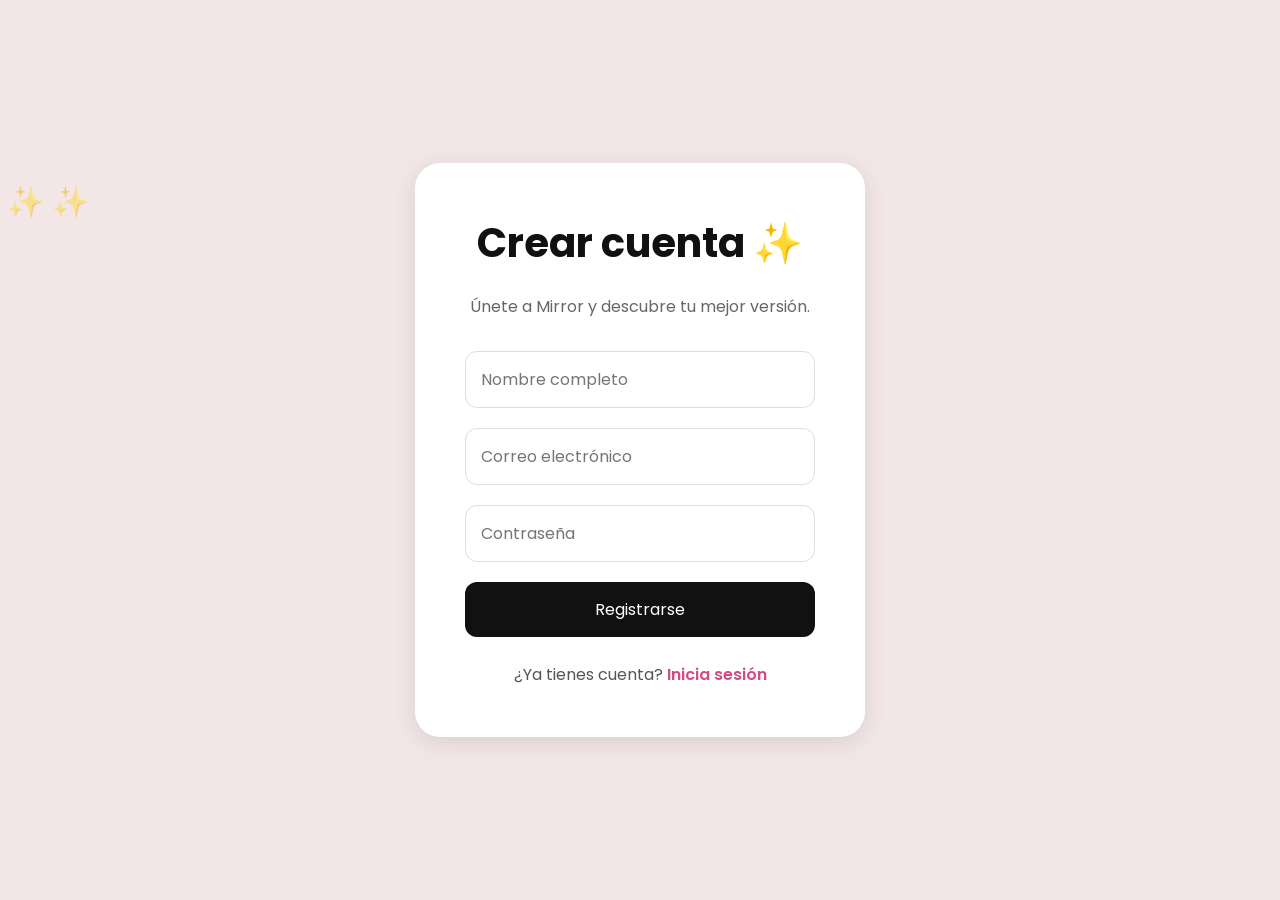
<file: register.html>
<!DOCTYPE html>
<html lang="es">

<head>

    <meta charset="UTF-8">
    <meta name="viewport" content="width=device-width, initial-scale=1.0">

    <title>Registro - Mirror</title>

    <link rel="stylesheet" href="css/style.css">

    <link href="https://fonts.googleapis.com/css2?family=Poppins:wght@300;400;500;600;700&display=swap" rel="stylesheet">

</head>

<body>

    <!-- BRILLITOS -->

    <div class="sparkles"></div>

    <!-- REGISTER -->

    <section class="login">

        <div class="login-box register-box">

            <h2>Crear cuenta ✨</h2>

            <p>
                Únete a Mirror y descubre tu mejor versión.
            </p>

            <form>

                <input type="text" placeholder="Nombre completo">

                <input type="email" placeholder="Correo electrónico">

                <input type="password" placeholder="Contraseña">

                <button type="button" onclick="window.location.href='index.html'">
    Registrarse
</button>
            </form>

            <span>
                ¿Ya tienes cuenta?
                <a href="login.html">Inicia sesión</a>
            </span>

        </div>

    </section>

</body>

</html>
</body>
</html>
</file>
<file: css/style.css>
/* =========================
RESET
========================= */

*{
    margin:0;
    padding:0;
    box-sizing:border-box;
    font-family:'Poppins', sans-serif;
}

body{
    background:#F2E6E6;
    color:#111;
}

a{
    text-decoration:none;
}

/* =========================
HEADER
========================= */

.header{
    position:fixed;
    top:0;
    left:0;
    width:100%;
    padding:20px 8%;
    display:flex;
    justify-content:space-between;
    align-items:center;
    background:white;
    z-index:1000;
    box-shadow:0 2px 10px rgba(0,0,0,0.08);
}

/* =========================
LOGO
========================= */

.logo{
    display:flex;
    align-items:center;
}

.logo img{
    width:120px;
}

/* =========================
NAVBAR
========================= */

.navbar{
    display:flex;
    align-items:center;
    gap:30px;
}

.navbar a{
    color:#111;
    font-size:18px;
    font-weight:500;
    transition:0.3s;
}

.navbar a:hover{
    color:#d8a7b1;
}

/* =========================
ICONOS
========================= */

.header-icons{
    display:flex;
    gap:25px;
    font-size:22px;
    cursor:pointer;
}

.header-icons i{
    transition:0.3s;
}

.header-icons i:hover{
    color:#d8a7b1;
}

/* =========================
BOTONES GENERALES
========================= */

.buttons{
    display:flex;
    gap:15px;
}
.btn-login,
.btn-register,
.main-btn,
.secondary-btn{
    display:inline-block;
    padding:15px 35px;
    border-radius:12px;
    font-size:18px;
    font-weight:500;
    text-decoration:none;
    border:none;
    cursor:pointer;
    transition:0.3s;
}

/* NEGRO */

.btn-login,
.main-btn{
    background:#111;
    color:white;
}

/* ROSADO */

.btn-register,
.secondary-btn{
    background:#D91A68;
    color:white;
}

/* HOVER NEGRO */

.btn-login:hover,
.main-btn:hover{
    background:#333;
}

/* HOVER ROSADO */

.btn-register:hover,
.secondary-btn:hover{
    background:#D44A83;
}

/* =========================
HERO
========================= */

.hero{
    display:flex;
    justify-content:space-between;
    align-items:center;
    padding:80px 8%;
    background:#f5f0f1;
    margin-top:100px;
}

.hero-text{
    width:50%;
}

.hero-text h1{
    font-size:50px;
    color:#111;
    margin-bottom:20px;
}

.hero-text p{
    font-size:24px;
    color:#555;
    line-height:1.7;
    margin-top:10px;
    font-weight:300;
    max-width:500px;
}

.hero-logo{
    width:50%;
    display:flex;
    justify-content:center;
}

.hero-logo img{
    width:280px;
}

/* =========================
ABOUT
========================= */

.about{
    padding:80px 8%;
    text-align:center;
}

.about h2{
    font-size:40px;
    margin-bottom:20px;
}

.about p{
    font-size:18px;
    max-width:700px;
    margin:auto;
    line-height:1.8;
}

.about-buttons{
    margin-top:40px;
    display:flex;
    justify-content:center;
    gap:20px;
    flex-wrap:wrap;
}

/* =========================
ASESORÍAS
========================= */

#asesoria{
    padding:80px 8%;
    text-align:center;
    margin-bottom:60px;
}

#asesoria h2{
    font-size:50px;
    margin-bottom:40px;
}

.cards{
    display:flex;
    justify-content:center;
    gap:30px;
    flex-wrap:wrap;
}

.card{
    background:white;
    padding:30px;
    width:300px;
    border-radius:20px;
    box-shadow:0 5px 20px rgba(0,0,0,0.08);
    transition:0.3s;
}

.card:hover{
    transform:translateY(-10px);
}

.card h3{
    margin-bottom:20px;
    color:#D44A83;
}

.card p{
    line-height:1.7;
}

/* =========================
CHATBOT MIRRA
========================= */

.chatbot{
    min-height:100vh;
    display:flex;
    justify-content:center;
    align-items:center;
    padding:120px 20px;
    background:#F2E6E6;
}

/* =========================
VIP
========================= */

.vip{
    padding:80px 8%;
    text-align:center;
}

.vip h2{
    font-size:40px;
    margin-bottom:20px;
}

.vip-container{
    display:flex;
    justify-content:center;
    gap:30px;
    margin-top:50px;
    flex-wrap:wrap;
}

.vip-card{
    background:white;
    padding:30px;
    width:300px;
    border-radius:15px;
    box-shadow:0 2px 15px rgba(0,0,0,0.1);
    transition:0.3s;
}

.vip-card:hover{
    transform:translateY(-10px);
}

.vip-card h1{
    font-size:50px;
    color:#D44A83;
    margin:20px 0;
}

.vip-card ul{
    text-align:left;
    margin-top:20px;
    line-height:1.8;
}

/* =========================
IA OUTFIT
========================= */

.ai-outfit{
    padding:100px 8%;
    background:#f5f0f1;
    display:flex;
    justify-content:center;
    align-items:center;
    gap:80px;
    flex-wrap:wrap;
    text-align:center;
}

.ai-text{
    max-width:600px;
}

.ai-text h2{
    font-size:50px;
    margin-bottom:25px;
    color:#111;
}

.ai-text p{
    font-size:18px;
    line-height:1.8;
    margin-bottom:20px;
}

.magic-btn{
    margin-top:30px;
    padding:15px 35px;
    border:none;
    background:#111;
    color:white;
    border-radius:12px;
    font-size:18px;
    cursor:pointer;
    transition:0.3s;
}

.magic-btn:hover{
    background:#d8a7b1;
}

.magic-container{
    display:flex;
    justify-content:center;
    align-items:center;
}

.magic-ball{
    width:320px;
    height:320px;
    border-radius:50%;
    background:radial-gradient(circle,#f8dbe2,#d8a7b1,#111);
    display:flex;
    justify-content:center;
    align-items:center;
    font-size:90px;
    color:white;
    box-shadow:
    0 0 30px #d8a7b1,
    0 0 60px #d8a7b1,
    0 0 100px #d8a7b1;
    animation:float 3s ease-in-out infinite;
}

@keyframes float{

    0%{
        transform:translateY(0px);
    }

    50%{
        transform:translateY(-20px);
    }

    100%{
        transform:translateY(0px);
    }

}

/* =========================
CONTACTO
========================= */

.contact{
    padding:100px 8%;
    text-align:center;
    background:#F5F0F1;
}

.contact-title{
    width:100%;
    text-align:center;
    margin-bottom:50px;
}

.contact-title h2{
    font-size:50px;
}

.contact-container{
    display:flex;
    justify-content:center;
    align-items:center;
    gap:40px;
    flex-wrap:wrap;
}

.contact-card{
    background:white;
    padding:35px;
    width:280px;
    border-radius:20px;
    box-shadow:0 5px 20px rgba(0,0,0,0.08);
    transition:0.3s;
}

.contact-card:hover{
    transform:translateY(-10px);
}

.contact-card h3{
    margin-bottom:15px;
    color:#111;
    font-size:30px;
}

.contact-card p{
    font-size:20px;
}

/* =========================
FOOTER
========================= */

.footer{
    background:#111;
    color:white;
    padding:80px 8% 40px;
    margin-top:50px;
}

.footer-container{
    display:flex;
    flex-direction:column;
    justify-content:center;
    align-items:center;
    text-align:center;
}

.footer h2{
    font-size:45px;
    margin-bottom:15px;
}

.footer-description{
    font-size:18px;
    margin-bottom:30px;
    color:#d8a7b1;
}

.footer-info{
    margin-bottom:30px;
    font-size:18px;
}

.footer-socials{
    display:flex;
    flex-direction:column;
    gap:20px;
    margin-bottom:40px;
}

.footer-socials a{
    color:white;
    font-size:18px;
    transition:0.3s;
}

.footer-socials a:hover{
    color:#d8a7b1;
}

.footer-socials i{
    margin-right:10px;
}

.footer-line{
    width:100%;
    height:1px;
    background:rgba(255,255,255,0.2);
    margin-bottom:30px;
}

.copyright{
    font-size:16px;
    color:#aaa;
}

/* =========================
LOGIN
========================= */

.login{
    min-height:100vh;
    display:flex;
    justify-content:center;
    align-items:center;
    background:#F2E6E6;
    padding:40px;
}

.login-box{
    background:white;
    padding:50px;
    width:450px;
    border-radius:25px;
    box-shadow:0 5px 25px rgba(0,0,0,0.1);
    text-align:center;
}

.login-box h2{
    font-size:40px;
    margin-bottom:20px;
    color:#111;
}

.login-box p{
    color:#666;
    margin-bottom:30px;
    line-height:1.7;
}

.login-box form{
    display:flex;
    flex-direction:column;
    gap:20px;
}

.login-box input{
    padding:15px;
    border:1px solid #ddd;
    border-radius:12px;
    font-size:16px;
    outline:none;
}

.login-box input:focus{
    border:1px solid #d8a7b1;
}

.login-box button{
    padding:15px;
    border:none;
    border-radius:12px;
    background:#111;
    color:white;
    font-size:16px;
    cursor:pointer;
    transition:0.3s;
}

.login-box button:hover{
    background:#d8a7b1;
}

.login-box span{
    display:block;
    margin-top:25px;
    color:#555;
}

.login-box a{
    color:#D44A83;
    font-weight:600;
}
.chat-box{
    height:300px;
    overflow-y:auto;
    background:#f7f7f7;
    padding:15px;
    border-radius:15px;
    margin-bottom:20px;
    text-align:left;
}

.msg{
    padding:12px 15px;
    margin:10px 0;
    border-radius:15px;
    max-width:80%;
}

.user{
    background:#D91A68;
    color:white;
    margin-left:auto;
    text-align:right;
}

.bot{
    background:#111;
    color:white;
    margin-right:auto;
}

.chat-input{
    display:flex;
    gap:10px;
}

.chat-input input{
    flex:1;
    padding:12px;
    border-radius:10px;
    border:1px solid #ddd;
}

.chat-input button{
    background:#D91A68;
    color:white;
    border:none;
    padding:12px 18px;
    border-radius:10px;
    cursor:pointer;
}
/* =========================
MIRRA PREVIEW
========================= */

.chat-preview{
    padding:100px 8%;
    display:flex;
    justify-content:center;
    align-items:center;
    text-align:center;
}

.chat-preview-box{
    background:white;
    width:700px;
    padding:60px;
    border-radius:25px;
    box-shadow:0 5px 25px rgba(0,0,0,0.08);
    transition:0.3s;
}

.chat-preview-box:hover{
    transform:translateY(-10px);
}

.chat-preview-box h2{
    font-size:50px;
    margin-bottom:20px;
    color:#111;
}

.chat-preview-box p{
    font-size:20px;
    line-height:1.8;
    color:#555;
    margin-bottom:35px;
}

.mirra-btn{
    background:#111;
    color:white;
    padding:15px 35px;
    border-radius:12px;
    font-size:18px;
    transition:0.3s;
    display:inline-block;
}

.mirra-btn:hover{
    background:#D44A83;
}
/* ========================= */
/* CATÁLOGO MIRROR */
/* ========================= */

.catalog-page{
    padding:140px 8% 100px !important;
    background:#F2E6E6 !important;
    min-height:100vh;
}

.catalog-page h1{
    text-align:center;
    font-size:60px;
    margin-bottom:60px;
    color:#111;
}

/* GRID */

.products{
    display:grid !important;
    grid-template-columns:repeat(auto-fit,minmax(280px,1fr));
    gap:35px;
}

/* TARJETAS */

.product-card button{
    margin-top:15px;
    padding:12px 20px;
    border:none;
    border-radius:12px;
    background:linear-gradient(135deg,#D4AF37,#FFD700,#C5A028);
    color:white;
    font-weight:600;
    cursor:pointer;
    transition:0.3s;
    width:100%;
}

.product-card button:hover{
    transform:scale(1.03);
}

/* IMÁGENES */

.product-card img{
    width:100%;
    height:320px;
    object-fit:cover;
    border-radius:15px;
}

/* TEXTO */

.product-card h3{
    font-size:24px;
    margin-top:20px;
    margin-bottom:10px;
    color:#111;
    padding:0 15px;
}

.product-card p{
    color:#D91A68;
    font-size:24px;
    font-weight:700;
    margin-bottom:20px;
}

/* BOTÓN */

.product-card button{
    background:#111;
    color:white;
    border:none;
    padding:14px 28px;
    border-radius:12px;
    font-size:16px;
    cursor:pointer;
    transition:0.3s;
}

.product-card button:hover{
    background:#D91A68;
}
.payment-modal{
    position:fixed;
    top:0;
    left:0;
    width:100%;
    height:100vh;
    background:rgba(0,0,0,0.5);
    display:none;
    justify-content:center;
    align-items:center;
    z-index:9999;
}

.payment-box{
    background:linear-gradient(135deg,#FFD700,#D4AF37,#FFF3B0);
    width:420px;
    padding:40px;
    border-radius:25px;
    text-align:center;
}

.payment-box select,
.payment-box input{
    width:100%;
    padding:15px;
    margin-bottom:20px;
    border:none;
    border-radius:12px;
}

.payment-box button{
    width:100%;
    padding:15px;
    border:none;
    border-radius:12px;
    background:#111;
    color:white;
    cursor:pointer;
}

.close-btn{
    display:block;
    margin-top:15px;
    cursor:pointer;
}
.products{
    display:grid;
    grid-template-columns:repeat(auto-fit,minmax(320px,1fr));
    gap:40px;
}

.product-card{
    background:white;
    padding:20px;
    border-radius:20px;
    display:flex;
    flex-direction:column;
    justify-content:space-between;
    min-height:520px;
}

.product-card h3{
    min-height:70px;
}
/* REGISTER */

.register-box{
    position:relative;
    overflow:hidden;
}

/* BRILLITOS */

.sparkles{
    position:fixed;
    width:100%;
    height:100vh;
    top:0;
    left:0;
    pointer-events:none;
    overflow:hidden;
}

.sparkles::before,
.sparkles::after{
    content:"✨ ✨ ✨ ✨ ✨";
    position:absolute;
    font-size:30px;
    animation:floatSparkles 12s linear infinite;
    opacity:0.5;
}

.sparkles::before{
    left:-10%;
    top:20%;
}

.sparkles::after{
    left:100%;
    top:70%;
    animation-delay:6s;
}

@keyframes floatSparkles{

    0%{
        transform:translateX(0);
    }

    100%{
        transform:translateX(-120vw);
    }

}
/* AI PAGE */

.ai-page{
    min-height:100vh;
    background:
    linear-gradient(
    135deg,
    #f8dff0,
    #d8c2ff,
    #bdd7ff,
    #f5deb3
    );
    display:flex;
    justify-content:center;
    align-items:center;
    padding:50px;
}

/* CONTENEDOR */

.ai-generator{
    width:700px;
    background:rgba(255,255,255,0.25);
    backdrop-filter:blur(20px);
    padding:50px;
    border-radius:35px;
    text-align:center;
    box-shadow:0 10px 40px rgba(0,0,0,0.15);
}

/* BOLA MÁGICA */

.magic-orb{
    width:150px;
    height:150px;
    margin:auto;
    border-radius:50%;
    display:flex;
    justify-content:center;
    align-items:center;
    font-size:60px;

    background:
    radial-gradient(
    circle,
    #fff,
    #f8b4ff,
    #b69cff,
    #7dafff,
    #f5d48d
    );

    box-shadow:
    0 0 30px #f8b4ff,
    0 0 60px #b69cff,
    0 0 90px #7dafff;

    animation:floatOrb 4s ease-in-out infinite;
}

/* ANIMACIÓN */

@keyframes floatOrb{

    0%{
        transform:translateY(0px);
    }

    50%{
        transform:translateY(-15px);
    }

    100%{
        transform:translateY(0px);
    }

}

/* TEXTOS */

.ai-generator h1{
    margin-top:30px;
    font-size:45px;
}

.ai-generator p{
    margin:20px 0;
    font-size:18px;
}

/* BOTONES */

.ai-btn{
    width:100%;
    padding:18px;
    margin-top:20px;
    border:none;
    border-radius:15px;
    background:#111;
    color:white;
    font-size:17px;
    cursor:pointer;
    transition:0.3s;
}

.ai-btn:hover{
    background:#D44A83;
}

/* INPUT */

.ai-generator input{
    width:100%;
    padding:18px;
    border:none;
    border-radius:15px;
    margin-top:25px;
}

/* VIDEO */

#video{
    width:100%;
    margin-top:20px;
    border-radius:20px;
}

/* RESULTADO */

.resultado-ia{
    margin-top:35px;
    padding:25px;
    border-radius:20px;
    background:white;
}

.resultado-ia h2{
    margin-bottom:15px;
}
/* TOOLS */

.tools-container{
    display:grid;
    grid-template-columns:1fr 1fr;
    gap:20px;
    margin-top:30px;
}

.tool-box{
    background:rgba(255,255,255,0.35);
    border:none;
    padding:20px;
    border-radius:20px;
    cursor:pointer;
    font-size:18px;
    font-weight:600;
    transition:0.3s;
    backdrop-filter:blur(10px);
}

.tool-box:hover{
    transform:scale(1.03);
    background:white;
}

.close-tool{
    background:#111;
    color:white;
}

/* BOTÓN RESULTADO */

.result-btn{
    margin-top:30px;
    width:100%;
    padding:18px;
    border:none;
    border-radius:18px;
    background:linear-gradient(
    135deg,
    #f8b4ff,
    #b69cff,
    #7dafff,
    #f5d48d
    );

    color:white;
    font-size:18px;
    font-weight:700;
    cursor:pointer;
}

/* LOADING */

.loading-animation{
    display:none;
    margin-top:30px;
    font-size:24px;
    animation:sparkle 1s infinite alternate;
}

/* RESULTADO */

.resultado-ia{
    display:none;
}

/* ANIMACIÓN */

@keyframes sparkle{

    0%{
        transform:scale(1);
        opacity:0.6;
    }

    100%{
        transform:scale(1.05);
        opacity:1;
    }

}
/* LOADING MÁGICO */

.loading-animation{

    display:none;
    justify-content:center;
    align-items:center;
    gap:15px;

    margin-top:30px;

    font-size:24px;
    font-weight:700;

    color:white;
}

/* ESTRELLAS */

.loading-animation::before,
.loading-animation::after{

    content:"✨";

    animation:fall 1s infinite alternate;
}

/* ANIMACIÓN */

@keyframes fall{

    0%{
        transform:translateY(-10px) scale(1);
        opacity:0.5;
    }

    100%{
        transform:translateY(10px) scale(1.2);
        opacity:1;
    }

}
</file>
